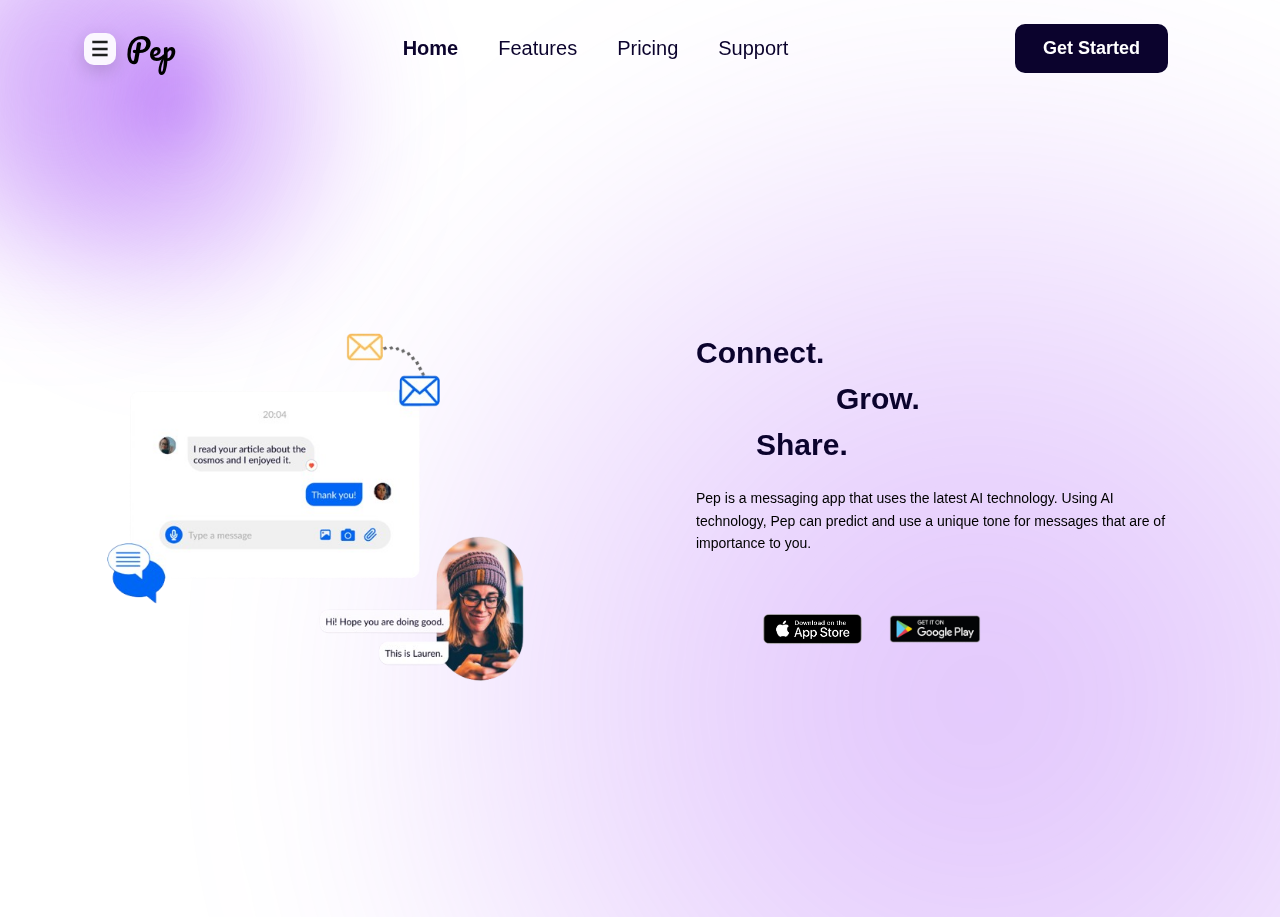
<file: index.html>
<!DOCTYPE html>
<html lang="en">
<head>
  <meta charset="UTF-8">
  <meta name="viewport" content="width=device-width, initial-scale=1.0">
  <title>Pep – Connect. Grow. Share.</title>

  <link rel="stylesheet" href="css/style.css">
  <link href="https://fonts.googleapis.com/css2?family=Pacifico&display=swap" rel="stylesheet">
</head>

<body class="home-page">
<header class="navbar">
  <div class="nav-left">
    
    <button class="hamburger-btn" onclick="openSidebar()">☰</button>

    
    <div class="logo-wrapper">
      <span class="logo">Pep</span>
    </div>
  </div>


  <nav>
    <a href="index.html" class="active">Home</a>
    <a href="features.html">Features</a>
    <a href="pricing.html">Pricing</a>
    <a href="support.html">Support</a>
  </nav>

  
  <div id="navAuthArea">
    <button class="btn-primary" onclick="openAuthModal()">Get Started</button>
  </div>
</header>


<section class="hero">
  <div class="hero-left">
    <img src="assets/images/chat-ui.png" alt="Chat UI" class="chat-ui">
  </div>

  <div class="hero-right">
    <h1 class="hero-title">
      <span class="line connect">Connect.</span>
      <span class="line grow">Grow.</span>
      <span class="line share">Share.</span>
    </h1>

    <p class="hero-desc">
      Pep is a messaging app that uses the latest AI technology.
      Using AI technology, Pep can predict and use a unique tone
      for messages that are of importance to you.
    </p>

    <div class="store-buttons">

  
  <a
    href="https://www.apple.com/app-store/"
    target="_blank"
    class="store-btn"
    aria-label="Download on the App Store"
  >
    <img
      src="assets/images/apple-store.png"
      alt="Download on the App Store"
      class="apple-badge"
    >
  </a>

  
  <a
    href="https://play.google.com/store"
    target="_blank"
    class="store-btn"
    aria-label="Get it on Google Play"
  >
    <img
      src="assets/images/google-play.png"
      alt="Get it on Google Play"
      class="google-badge"
    >
  </a>

</div>

  </div>
</section>


<div class="auth-overlay" id="authOverlay">
  <div class="auth-card">

    <span class="auth-close" onclick="closeAuthModal()">×</span>
    <div class="auth-logo">Pep</div>

    
    <form id="signupForm" onsubmit="handleSignup(event)">
      <h2>Create Account</h2>

      <input type="text" id="signupName" placeholder="Name" required>
      <input type="email" id="signupEmail" placeholder="Email" required>
      <input type="password" placeholder="Password" required>

      <button class="btn-primary auth-btn">Create Account</button>

      <p class="auth-switch">
        Already have an account?
        <span onclick="showLogin()">Login</span>
      </p>
    </form>

    
    <form id="loginForm" style="display:none;" onsubmit="handleLogin(event)">
      <h2>Login</h2>

      <input type="email" id="loginEmail" placeholder="Email" required>
      <input type="password" placeholder="Password" required>

      <button class="btn-primary auth-btn">Login</button>

      <p class="auth-switch">
        New to Pep?
        <span onclick="showSignup()">Create Account</span>
      </p>
    </form>

  </div>
</div>


<script>
/* ---------- MODAL ---------- */
function openAuthModal() {
  document.getElementById("authOverlay").style.display = "flex";
}
function closeAuthModal() {
  document.getElementById("authOverlay").style.display = "none";
}
function showLogin() {
  signupForm.style.display = "none";
  loginForm.style.display = "block";
}
function showSignup() {
  loginForm.style.display = "none";
  signupForm.style.display = "block";
}

/* ---------- USER DATABASE ---------- */
function saveUser(name, email) {
  const users = JSON.parse(localStorage.getItem("pepSession")) || {};
  users[email] = { name, email };
  localStorage.setItem("pepSession", JSON.stringify(users));
}

function getUser(email) {
  const users = JSON.parse(localStorage.getItem("pepSession")) || {};
  return users[email];
}

/* ---------- SESSION ---------- */
function startSession(user) {
  const sessionUser = {
    name: user.name,
    email: user.email,
     phone: user.phone || "",
    loggedIn: true
  };

  localStorage.setItem("pepSession", JSON.stringify(sessionUser));
}


function getSession() {
  return JSON.parse(localStorage.getItem("pepSession"));
}

function endSession() {
  localStorage.removeItem("pepSession");
  const initial = document.getElementById("profileInitial");
  if (initial) initial.innerText = "";
  location.reload();
}

/* ---------- SIGNUP ---------- */
function handleSignup(e) {
  e.preventDefault();

  const name = signupName.value.trim();
  const email = signupEmail.value.trim();

  if (!name || !email) {
    alert("Please fill all fields");
    return;
  }

  // 1️⃣ Load existing users
  const users = JSON.parse(localStorage.getItem("pepUsers")) || {};

  // 2️⃣ Prevent duplicate signup
  if (users[email]) {
    alert("Account already exists. Please login.");
    showLogin();
    return;
  }

  // 3️⃣ Save user permanently
  users[email] = {
    name: name,
    email: email,
    plan: "Free"
  };

  localStorage.setItem("pepUsers", JSON.stringify(users));

  // 4️⃣ Start login session
  localStorage.setItem(
    "pepSession",
    JSON.stringify({
      name: name,
      email: email,
      plan: "Free",
      loggedIn: true
    })
  );

  closeAuthModal();
  location.reload();
}



/* ---------- LOGIN ---------- */
function handleLogin(e) {
  e.preventDefault();

  const email = loginEmail.value.trim();
  const users = JSON.parse(localStorage.getItem("pepUsers")) || {};
  const user = users[email];

  if (!user) {
    alert("Account not found. Please signup first.");
    return;
  }

  localStorage.setItem(
    "pepSession",
    JSON.stringify({
      name: user.name,
      email: user.email,
      plan: user.plan || "Free",
      loggedIn: true
    })
  );

  closeAuthModal();
  location.reload();
}


function renderNavbarAuth() {
  const user = getSession();
  const navArea = document.getElementById("navAuthArea");

  if (!navArea) return;

  if (!user || !user.loggedIn) {
    navArea.innerHTML = `
      <button class="btn-primary" onclick="openAuthModal()">
        Get Started
      </button>
    `;
    return;
  }

  navArea.innerHTML = `
    <button class="mini-btn logout-btn" onclick="endSession()">Logout</button>
`;
}

document.addEventListener("DOMContentLoaded", renderNavbarAuth);


/* ---------- BACK BUTTON ---------- */
function goBack() {
  if (document.referrer) history.back();
 else window.location.href = "index.html";
}
document.addEventListener("DOMContentLoaded", () => {
  const backBtn = document.querySelector(".back-btn");
  if (backBtn) backBtn.style.display = "none";
});
</script>

<div id="sidebarOverlay" class="sidebar-overlay" onclick="closeSidebar()"></div>
<aside id="userSidebar" class="user-sidebar">
  <button class="sidebar-close" onclick="closeSidebar()">✕</button>

  <div class="sidebar-profile">
    <div class="profile-circle">
    <div class="profile-initial" id="profileInitial"></div>
    </div>
    <div class="profile-info">
      <h4 id="sidebarName">User</h4>
      <p id="sidebarEmail">user@email.com</p>
      <p id="sidebarPlan"></p>
    </div>
  </div>

  <div class="sidebar-menu modern">

  
  <input
  type="text"
  id="sidebarSearch"
  placeholder="Search..."
  onkeydown="handleSidebarSearch(event)"
/>

  <nav class="sidebar-nav">

    <p class="nav-title">Account</p>
    <a onclick="openProfile()">📝 Edit Profile</a>
    <a onclick="openSettings()">⚙️ Settings</a>

    <p class="nav-title">Support</p>
    <a onclick="openTicketHistory()">📩 My Tickets</a>
    <a onclick="openSupport()">➕ Raise Ticket</a>

    <p class="nav-title">Preferences</p>
    <a onclick="toggleTheme()">🎨 Theme</a>
<a class="sidebar-link notification-link" onclick="openNotifications()">
  <span class="icon">🔔</span>
  <span class="text">Notifications</span>
  <span class="notif-badge" id="notifCount">3</span>
</a>


    <p class="nav-title">Help</p>
<a href="help.html">❓ Help Center</a>

  </nav>
</div>

  <div class="sidebar-footer">
    <button class="logout-btn" onclick="endSession()">🚪 Log Out</button>
  </div>
</div>

<div id="sidebarOverlay" class="sidebar-overlay" onclick="closeSidebar()"></div>
<button class="modal-close" onclick="closeActiveModal()">✕</button>

<div class="modal" id="profileModal">
<div class="modal-box support-modal" id="sidebarContent">
    <h3>Edit Profile</h3>

    <input id="editName" class="support-input" placeholder="Name">
    <input id="editEmail" class="support-input" placeholder="Email">
    <input id="editPhone" class="support-input" placeholder="Phone Number">

    <div class="modal-actions">
      <button class="mini-btn" onclick="saveProfile()">Save</button>
      <button class="mini-btn outline" onclick="closeProfile()">Cancel</button>
    </div>
  </div>
</div>



 <button class="modal-close" onclick="closeActiveModal()">✕</button>

<div class="modal" id="notificationModal">
  <div class="modal-box support-modal">
    <h3>Notifications</h3>
    <p class="sub-text">Your recent activity</p>

    <div id="notificationList" class="notification-list"></div>

    <div class="modal-actions">
      <button class="mini-btn outline" onclick="closeNotifications()">Close</button>
    </div>
  </div>
</div>
<script src="js/appState.js"></script>
<script src="js/sidebar.js"></script>
<script src="js/session.js"></script>


<script>
const notifications = [
  { text: "Welcome to Pep 🎉", time: "Just now" },
  { text: "Account created successfully", time: "Today" },
  { text: "Check Settings to customize", time: "Today" }
];



function updateNotificationBadge() {
  const badge = document.getElementById("notifCount");
  if (!badge) return;

  const notifications = [
    { text: "Welcome to Pep 🎉", time: "Just now" },
    { text: "Account created successfully", time: "Today" },
    { text: "Check Settings to customize", time: "Today" }
  ];

  if (notifications.length > 0 && !isNotificationsRead()) {
    badge.style.display = "inline-flex";
    badge.innerText = notifications.length;
  } else {
    badge.style.display = "none";
  }
}

function openNotifications() {
  markNotificationsRead();        // ✅ persist read state
  updateNotificationBadge();
  renderNotifications();
  document.getElementById("notificationModal").style.display = "flex";
}


function closeNotifications() {
  document.getElementById("notificationModal").style.display = "none";
}

function renderNotifications() {
  const list = document.getElementById("notificationList");
  if (!list) return;

  list.innerHTML = "";

  notifications.forEach(n => {
    const div = document.createElement("div");
    div.className = "notification-item";
    div.innerHTML = `
      <strong>${n.text}</strong>
      <span>${n.time}</span>
    `;
    list.appendChild(div);
  });
}

document.addEventListener("DOMContentLoaded", updateNotificationBadge);
</script>
<script src="js/session.js"></script>
<script>
  document.addEventListener("DOMContentLoaded", renderFloatingProfile);
</script>

</body>
</html>
</file>
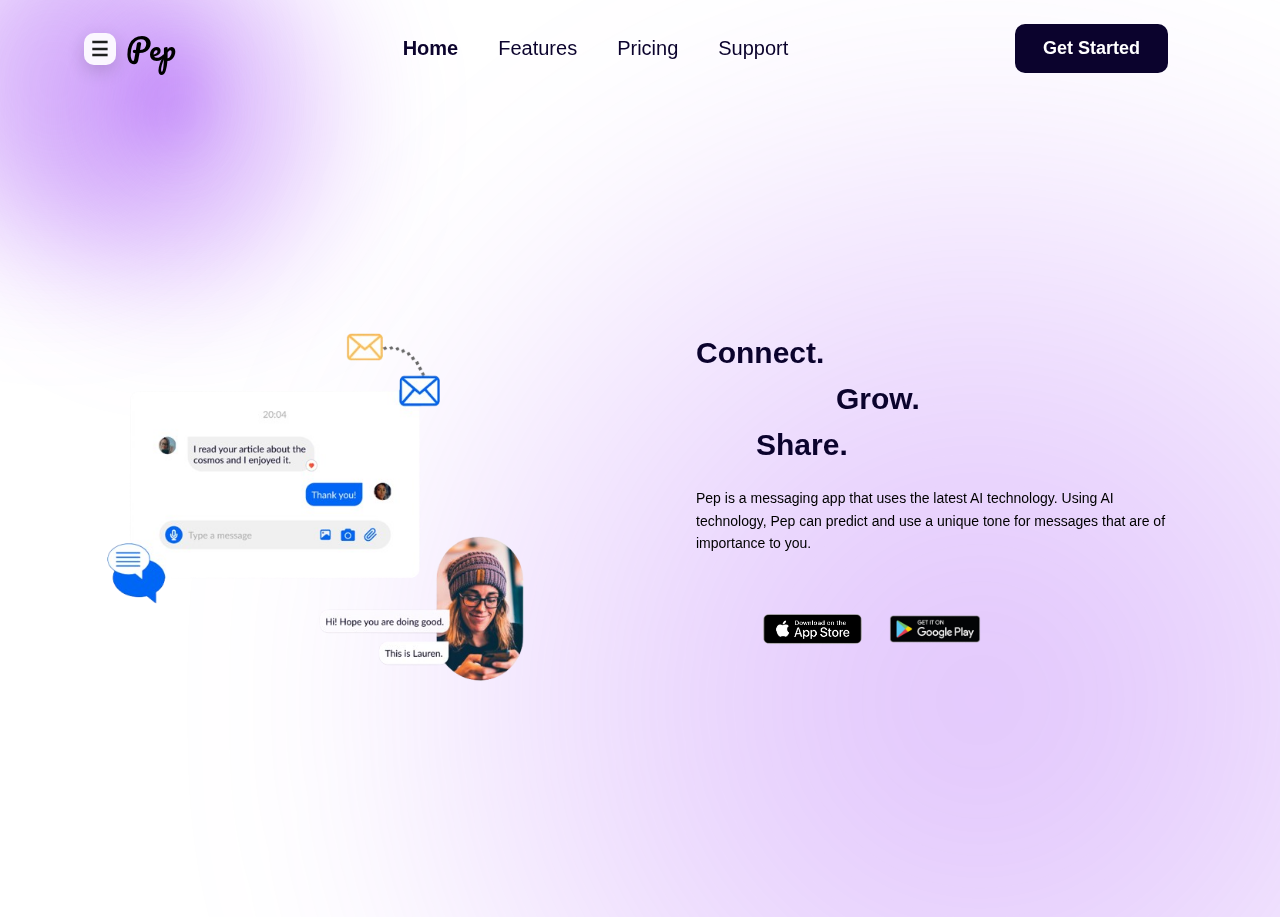
<file: dashboard.html>
<!DOCTYPE html>
<html lang="en">
<head>
  <meta charset="UTF-8">
  <meta name="viewport" content="width=device-width, initial-scale=1.0">
  <title>My Tickets – Pep</title>
  <link rel="stylesheet" href="css/style.css">
  <link href="https://fonts.googleapis.com/css2?family=Pacifico&display=swap" rel="stylesheet">
</head>

<body class="tickets-page">
<header class="navbar">
  <div class="nav-left">
    <button class="hamburger-btn" onclick="openSidebar()">☰</button>
    <div class="logo-wrapper">
      <span class="logo">Pep</span>
          <button class="back-btn" onclick="goBack()">←</button> 

    </div>
  </div>


  <nav>
    <a href="index.html">Home</a>
    <a href="support.html" class="active">Support</a>
  </nav>

  <button class="mini-btn logout-btn" onclick="logout()">Logout</button>
</header>


<section class="dashboard-section">
  <h1 id="welcomeText">Welcome</h1>
  <p id="userEmail" class="muted"></p>

  <h2 class="ticket-heading">📩 Your Support Tickets</h2>

  
  <div class="ticket-filters">
    <button class="filter-btn active" onclick="filterTickets('all', this)">All</button>
    <button class="filter-btn" onclick="filterTickets('Open', this)">Open</button>
    <button class="filter-btn" onclick="filterTickets('Closed', this)">Closed</button>
  </div>

  
  <div id="ticketContainer"></div>
</section>

<script>
/* SESSION */
const user = JSON.parse(localStorage.getItem("pepSession"));
if (!user || !user.loggedIn) {
  location.href = "index.html";
}

document.getElementById("welcomeText").innerText = `Welcome, ${user.name}`;
document.getElementById("userEmail").innerText = user.email;

const ticketsData = JSON.parse(localStorage.getItem("pepTickets")) || {};
let tickets = ticketsData[user.email] || [];

renderTickets(tickets);

/* RENDER */
function renderTickets(list) {
  const container = document.getElementById("ticketContainer");
  container.innerHTML = "";

  if (list.length === 0) {
    container.innerHTML = "<p class='muted'>No tickets found.</p>";
    return;
  }

  list.forEach(ticket => {
    container.innerHTML += `
      <div class="ticket-card">
        <div class="ticket-header">
          <strong>${ticket.id}</strong>
          <span class="status ${ticket.status.toLowerCase()}">${ticket.status}</span>
        </div>
        <p>${ticket.message}</p>
        <small>${ticket.date}</small>
        ${
          ticket.status === "Open"
            ? `<button class="mini-btn danger" onclick="closeTicket('${ticket.id}')">Close</button>`
            : ""
        }
      </div>
    `;
  });
}

/* FILTER */
function filterTickets(status, btn) {
  document.querySelectorAll(".filter-btn").forEach(b => b.classList.remove("active"));
  btn.classList.add("active");

  if (status === "all") {
    renderTickets(tickets);
  } else {
    renderTickets(tickets.filter(t => t.status === status));
  }
}

/* CLOSE TICKET */
function closeTicket(id) {
  tickets = tickets.map(t =>
    t.id === id ? { ...t, status: "Closed" } : t
  );

  ticketsData[user.email] = tickets;
  localStorage.setItem("pepTickets", JSON.stringify(ticketsData));
  renderTickets(tickets);
}

/* LOGOUT */
function logout() {
  localStorage.removeItem("pepSession");
  location.href = "index.html";
}
function openTicketHistory() {
  const user = JSON.parse(localStorage.getItem("pepSession"));
  if (!user || !user.loggedIn) {
    openAuthModal();
    return;
  }
  window.location.href = "dashboard.html";
}

</script>

<div id="sidebarOverlay" class="sidebar-overlay" onclick="closeSidebar()"></div>

<aside id="userSidebar" class="user-sidebar">
  <button class="sidebar-close" onclick="closeSidebar()">✕</button>

  <div class="sidebar-profile">
    <div class="profile-circle">
      <div class="profile-initial" id="profileInitial"></div>
    </div>
    <div class="profile-info">
      <h4 id="sidebarName">User</h4>
      <p id="sidebarEmail">user@email.com</p>
      <p id="sidebarPlan"></p>
    </div>
  </div>

  <div class="sidebar-menu modern">
    <input
      type="text"
      id="sidebarSearch"
      placeholder="Search..."
      onkeydown="handleSidebarSearch(event)"
    />

    <nav class="sidebar-nav">
      <p class="nav-title">Account</p>
      <a onclick="openProfile()">📝 Edit Profile</a>
      <a onclick="openSettings()">⚙️ Settings</a>

      <p class="nav-title">Support</p>
      <a onclick="openTicketHistory()">📩 My Tickets</a>
      <a onclick="openSupport()">➕ Raise Ticket</a>

      <p class="nav-title">Preferences</p>
      <a onclick="toggleTheme()">🎨 Theme</a>

      <a class="sidebar-link notification-link" onclick="openNotifications()">
        🔔 Notifications <span id="notifCount" class="notif-badge">3</span>
      </a>

      <p class="nav-title">Help</p>
      <a href="help.html">❓ Help Center</a>
    </nav>
  </div>

  <div class="sidebar-footer">
    <button class="logout-btn" onclick="endSession()">🚪 Log Out</button>
  </div>
</aside>



<script src="js/appState.js"></script>
<script src="js/sidebar.js"></script>
<script src="js/session.js"></script>

<script>
  document.addEventListener("DOMContentLoaded", renderFloatingProfile);
</script>
<script>
function goBack() {
  if (document.referrer) history.back();
  else window.location.href = "index.html";
}
</script>

</body>
</html>
</file>
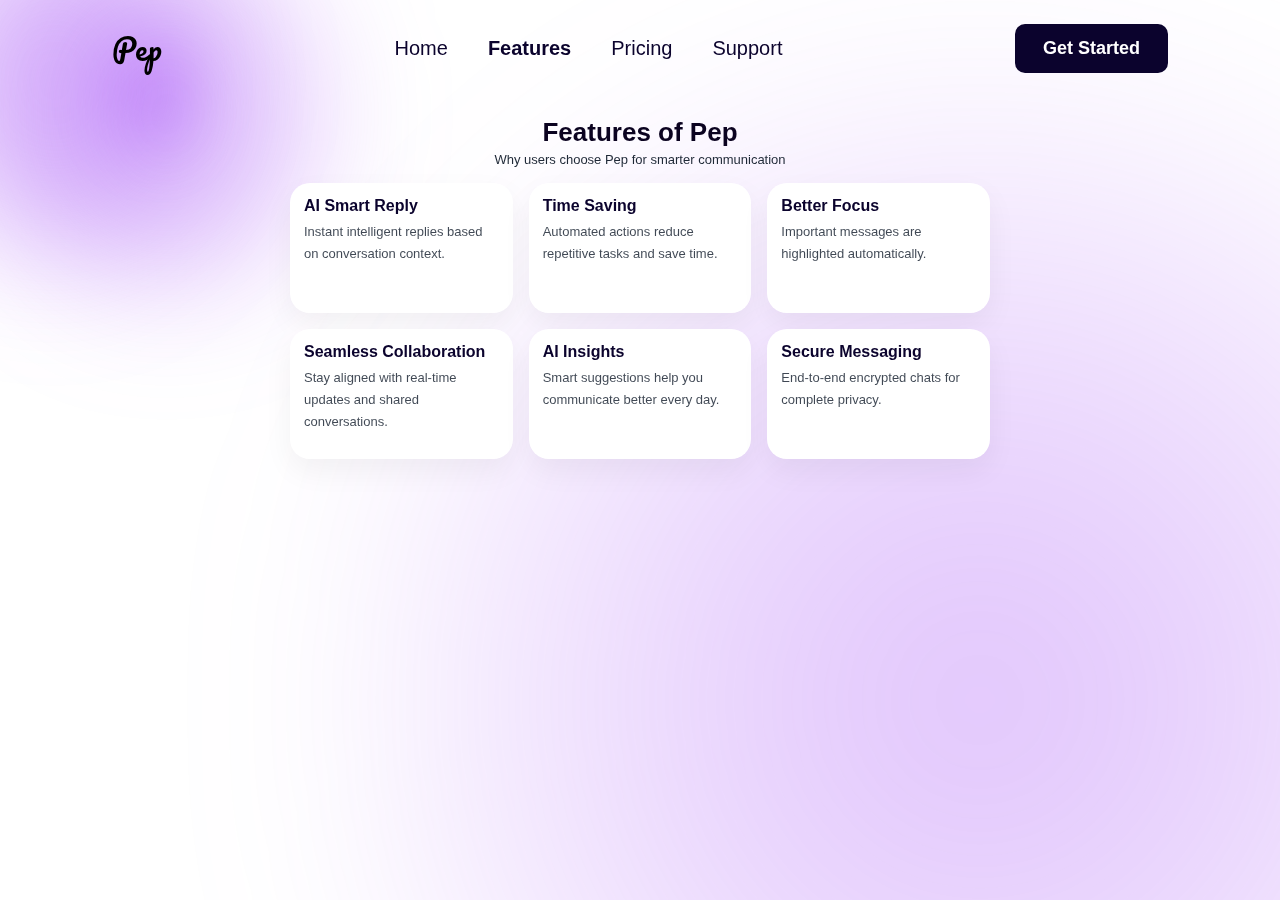
<file: features.html>
<!DOCTYPE html>
<html lang="en">
<head>
  <meta charset="UTF-8">
  <title>Features – Pep</title>
  <link rel="stylesheet" href="css/style.css">
  <link href="https://fonts.googleapis.com/css2?family=Pacifico&display=swap" rel="stylesheet">

</head>

<body>

<!-- SAME NAVBAR AS HOME -->
<header class="navbar">
  <div class="logo-wrapper">
    <span class="logo" onclick="location.href='index.html'">Pep</span>
  </div>

  <nav>
    <a href="index.html">Home</a>
    <a href="features.html" class="active">Features</a>
    <a href="pricing.html">Pricing</a>
    <a href="support.html">Support</a>
  </nav>

   <button class="btn-primary" onclick="openAuthModal()">
  Get Started
</button>

</header>

<!-- FEATURES HERO -->
<section class="features-hero-light">
  <h1>Features of Pep</h1>
  <p>Why users choose Pep for smarter communication</p>
</section>

<!-- FEATURES GRID -->
<section class="features-grid-wrap-light">
  <div class="features-grid-light">

    <div class="feature-card-light">
      <h3>AI Smart Reply</h3>
      <p>Instant intelligent replies based on conversation context.</p>
    </div>

    <div class="feature-card-light">
      <h3>Time Saving</h3>
      <p>Automated actions reduce repetitive tasks and save time.</p>
    </div>

    <div class="feature-card-light">
      <h3>Better Focus</h3>
      <p>Important messages are highlighted automatically.</p>
    </div>

    <div class="feature-card-light">
      <h3>Seamless Collaboration</h3>
      <p>Stay aligned with real-time updates and shared conversations.</p>
    </div>

    <div class="feature-card-light">
      <h3>AI Insights</h3>
      <p>Smart suggestions help you communicate better every day.</p>
    </div>

    <div class="feature-card-light">
      <h3>Secure Messaging</h3>
      <p>End-to-end encrypted chats for complete privacy.</p>
    </div>

  </div>
</section>
<div class="auth-overlay" id="authOverlay">

  <div class="auth-card">
  <form id="authForm" onsubmit="handleCreateAccount(event)">

    <!-- Close button -->
    <span class="auth-close" onclick="closeAuthModal()">×</span>

    <!-- Logo -->
    <div class="auth-logo">Pep</div>

    <h2>Create Account</h2>

    <input type="text" id="name" placeholder="Name" required>
    <input type="email" id="email" placeholder="Email" required>
    <input type="password" id="password" placeholder="Password" required>

    <button class="btn-primary auth-btn" type="submit">
      Create Account
    </button>

  </form>
</div>
</div>
<script>
function openAuthModal() {
  document.getElementById("authOverlay").style.display = "flex";
}
function closeAuthModal() {
  document.getElementById("authOverlay").style.display = "none";
}
</script>

</body>
</html>
</file>
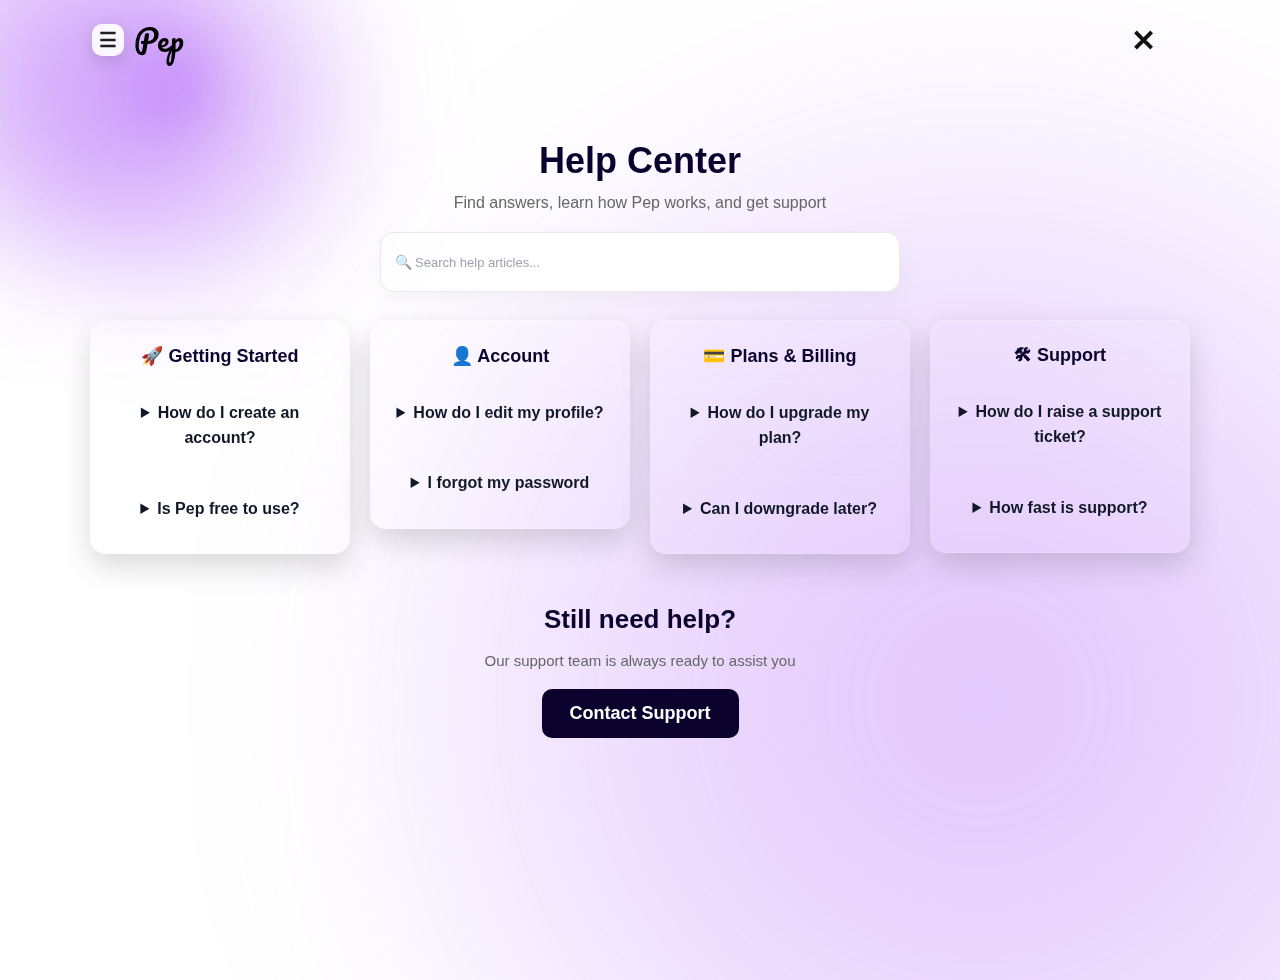
<file: help.html>
<!DOCTYPE html>
<html lang="en">
<head>
  <meta charset="UTF-8">
  <title>Help Center – Pep</title>
  <meta name="viewport" content="width=device-width, initial-scale=1.0">

  <link rel="stylesheet" href="css/style.css">
  <link href="https://fonts.googleapis.com/css2?family=Pacifico&display=swap" rel="stylesheet">
</head>

<body class="help-page-active">
<header class="navbar help-navbar">
  <div class="nav-left">
    <button class="hamburger-btn" onclick="openSidebar()">☰</button>

    <div class="logo-wrapper">
      <span class="logo">Pep</span>
    </div>
    
  </div>

  <!-- TOP CONTROLS -->
  <button class="back-btn" onclick="goBack()">✕</button>
</header>

<!-- PAGE WRAPPER -->
<section class="help-page">

  <!-- HEADER -->
  <section class="help-hero">
  <h1>Help Center</h1>
  <p>Find answers, learn how Pep works, and get support</p>
    <!-- SEARCH -->
    <div class="help-search">
      <input
        id="helpSearch"
        type="text"
        placeholder="Search help articles..."
        oninput="filterHelp()"
      >
    </div>
  </div>

  <!-- HELP CARDS -->
  <div class="help-grid">

    <!-- CARD -->
    <div class="help-card" data-keywords="signup account create free">
      <h3>🚀 Getting Started</h3>

      <details>
        <summary>How do I create an account?</summary>
        <p>Click <strong>Get Started</strong>, enter your email, and create your account.</p>
      </details>

      <details>
        <summary>Is Pep free to use?</summary>
        <p>Yes. Pep offers a Free plan with optional paid upgrades.</p>
      </details>
    </div>

    <!-- CARD -->
    <div class="help-card" data-keywords="profile password login account">
      <h3>👤 Account</h3>

      <details>
        <summary>How do I edit my profile?</summary>
        <p>Open the sidebar → Edit Profile → Save changes.</p>
      </details>

      <details>
        <summary>I forgot my password</summary>
        <p>
          Click Login → “Forgot Password”.  
          A reset link will be sent to your registered email.
        </p>
        <button class="mini-btn outline" onclick="sendReset()">Send reset email</button>
      </details>
    </div>

    <!-- CARD -->
    <div class="help-card" data-keywords="pricing plan billing upgrade downgrade">
      <h3>💳 Plans & Billing</h3>

      <details>
        <summary>How do I upgrade my plan?</summary>
        <p>Go to Pricing → Choose a plan → Complete payment.</p>
      </details>

      <details>
        <summary>Can I downgrade later?</summary>
        <p>Yes, you can change your plan anytime from Settings.</p>
      </details>
    </div>

    <!-- CARD -->
    <div class="help-card" data-keywords="support ticket response contact">
      <h3>🛠 Support</h3>

      <details>
        <summary>How do I raise a support ticket?</summary>
        <p>Visit the Support page and submit a ticket.</p>
      </details>

      <details>
        <summary>How fast is support?</summary>
        <p>Most tickets are answered within 24 hours.</p>
      </details>
    </div>

  </div>

  <!-- CTA -->
  <section class="help-contact">
  <h2>Still need help?</h2>
  <p>Our support team is always ready to assist you</p>
<button class="btn-primary" onclick="handleContactSupport()">
  Contact Support
</button>
  </div>

</section>

<!-- SIDEBAR + FLOATING PROFILE -->
<div id="sidebarOverlay" class="sidebar-overlay" onclick="closeSidebar()"></div>
<aside id="userSidebar" class="user-sidebar">
  <button class="sidebar-close" onclick="closeSidebar()">✕</button>

  <div class="sidebar-profile">
    <div class="profile-circle">
      <div class="profile-initial" id="profileInitial"></div>
    </div>
    <div class="profile-info">
      <h4 id="sidebarName">User</h4>
      <p id="sidebarEmail">user@email.com</p>
      <p id="sidebarPlan"></p>
    </div>
  </div>

  <div class="sidebar-menu modern">
    <div class="sidebar-search">
      <input type="text" placeholder="Search…" />
    </div>

    <nav class="sidebar-nav">
      <p class="nav-title">Account</p>
      <a onclick="openProfile()">📝 Edit Profile</a>
      <a onclick="openSettings()">⚙️ Settings</a>

      <p class="nav-title">Support</p>
      <a onclick="openTicketHistory()">📩 My Tickets</a>
      <a onclick="openSupport()">➕ Raise Ticket</a>

      <p class="nav-title">Preferences</p>
      <a onclick="toggleTheme()">🎨 Theme</a>

      <a class="sidebar-link notification-link" onclick="openNotifications()">
        <span class="icon">🔔</span>
        <span class="text">Notifications</span>
        <span class="notif-badge" id="notifCount">3</span>
      </a>

      <p class="nav-title">Help</p>
      <a href="help.html">❓ Help Center</a>
    </nav>
  </div>

  <div class="sidebar-footer">
    <button class="logout-btn" onclick="endSession()">🚪 Log Out</button>
  </div>
</aside>


<script src="js/appState.js"></script>
<script src="js/sidebar.js"></script>
<script src="js/session.js"></script>


<script>
/* SEARCH FILTER */
function filterHelp() {
  const q = helpSearch.value.toLowerCase();
  document.querySelectorAll(".help-card").forEach(card => {
    const keys = card.dataset.keywords;
    card.style.display = keys.includes(q) ? "block" : "none";
  });
}

/* PASSWORD RESET (SIMULATED – PROFESSIONAL UX) */
function sendReset() {
  const user = JSON.parse(localStorage.getItem("pepSession"));
  if (!user) {
    alert("Please login to reset password.");
    return;
  }

  alert("🔐 Password reset link sent to " + user.email);
}
</script>
<div class="modal" id="supportModal">
  <div class="modal-box support-modal">
    <h3>📩 Contact Support</h3>
    <p class="sub-text">Tell us how we can help you</p>

    <input id="supportName" class="support-input" placeholder="Your Name" />
    <input id="supportEmail" class="support-input" placeholder="Email" />

    <textarea
      id="supportMessage"
      class="support-input"
      rows="4"
      placeholder="Describe your issue clearly..."
    ></textarea>

    <div class="modal-actions">
      <button class="mini-btn" onclick="submitSupportTicket()">Submit</button>
      <button class="mini-btn outline" onclick="closeSupportModal()">Cancel</button>
    </div>
  </div>
</div>
<!-- AUTH MODAL -->
<div class="auth-overlay" id="authOverlay">
  <div class="auth-card">

    <span class="auth-close" onclick="closeAuthModal()">×</span>
    <div class="auth-logo">Pep</div>

    <!-- SIGNUP -->
    <form id="signupForm" onsubmit="handleSignup(event)">
      <h2>Create Account</h2>

      <input type="text" id="signupName" placeholder="Name" required>
      <input type="email" id="signupEmail" placeholder="Email" required>
      <input type="password" placeholder="Password" required>

      <button class="btn-primary auth-btn">Create Account</button>

      <p class="auth-switch">
        Already have an account?
        <span onclick="showLogin()">Login</span>
      </p>
    </form>

    <!-- LOGIN -->
    <form id="loginForm" style="display:none;" onsubmit="handleLogin(event)">
      <h2>Login</h2>

      <input type="email" id="loginEmail" placeholder="Email" required>
      <input type="password" placeholder="Password" required>

      <button class="btn-primary auth-btn">Login</button>

      <p class="auth-switch">
        New to Pep?
        <span onclick="showSignup()">Create Account</span>
      </p>
    </form>

  </div>
</div>
<script>
/* ---------- MODAL ---------- */
function openAuthModal() {
  document.getElementById("authOverlay").style.display = "flex";
}
function closeAuthModal() {
  document.getElementById("authOverlay").style.display = "none";
}
function showLogin() {
  signupForm.style.display = "none";
  loginForm.style.display = "block";
}
function showSignup() {
  loginForm.style.display = "none";
  signupForm.style.display = "block";
}
function goBack() {
  if (document.referrer) history.back();
  else window.location.href = "index.html";
}


/* ---------- USER DATABASE ---------- */
function saveUser(name, email) {
  const users = JSON.parse(localStorage.getItem("pepSession")) || {};
  users[email] = { name, email };
  localStorage.setItem("pepSession", JSON.stringify(users));
}

function getUser(email) {
  const users = JSON.parse(localStorage.getItem("pepSession")) || {};
  return users[email];
}

function handleContactSupport() {
  const user = JSON.parse(localStorage.getItem("pepSession"));

  if (!user || !user.loggedIn) {
    openAuthModal(); // reuse existing auth modal
    return;
  }

  document.getElementById("supportName").value = user.name || "";
  document.getElementById("supportEmail").value = user.email || "";
  document.getElementById("supportMessage").value = "";

  document.getElementById("supportModal").style.display = "flex";
}

function closeSupportModal() {
  document.getElementById("supportModal").style.display = "none";
}

function submitSupportTicket() {
  const user = JSON.parse(localStorage.getItem("pepSession"));
  const message = document.getElementById("supportMessage").value.trim();

  if (!message) {
    alert("Please describe your issue");
    return;
  }

  const ticket = {
    id: "TCK-" + Math.floor(Math.random() * 100000),
    email: user.email,
    message,
    date: new Date().toLocaleString(),
    status: "Open"
  };

  const tickets = JSON.parse(localStorage.getItem("pepTickets")) || {};
  tickets[user.email] = tickets[user.email] || [];
  tickets[user.email].push(ticket);

  localStorage.setItem("pepTickets", JSON.stringify(tickets));

  alert("✅ Support ticket submitted successfully!");
  closeSupportModal();
}
</script>
<script>
document.addEventListener("DOMContentLoaded", () => {
  if (typeof openSidebar !== "function") {
    console.error("❌ openSidebar() not loaded – check sidebar.js");
  }
});
function isNotificationsRead() {
  return localStorage.getItem("pepNotificationsRead") === "true";
}

function markNotificationsRead() {
  localStorage.setItem("pepNotificationsRead", "true");
}
function openNotifications() {
  markNotificationsRead();
  updateNotificationBadge();    
  document.getElementById("notificationModal").style.display = "flex";
}
function updateNotificationBadge() {
  const badge = document.getElementById("notifCount");
  if (!badge) return;

  const notifications = [
    { text: "Welcome to Pep 🎉", time: "Just now" },
    { text: "Account created successfully", time: "Today" },
    { text: "Check Settings to customize", time: "Today" }
  ];

  if (notifications.length > 0 && !isNotificationsRead()) {
    badge.style.display = "inline-flex";
    badge.innerText = notifications.length;
  } else {
    badge.style.display = "none";
  }
}
document.addEventListener("DOMContentLoaded", updateNotificationBadge);

</script>

<div class="modal" id="notificationModal">
  <div class="modal-box support-modal">
    <h3>Notifications</h3>
    <p class="sub-text">Your recent activity</p>

    <div id="notificationList" class="notification-list"></div>

    <div class="modal-actions">
      <button class="mini-btn outline" onclick="closeNotifications()">Close</button>
    </div>
  </div>
</div>

</body>
</html>
</file>
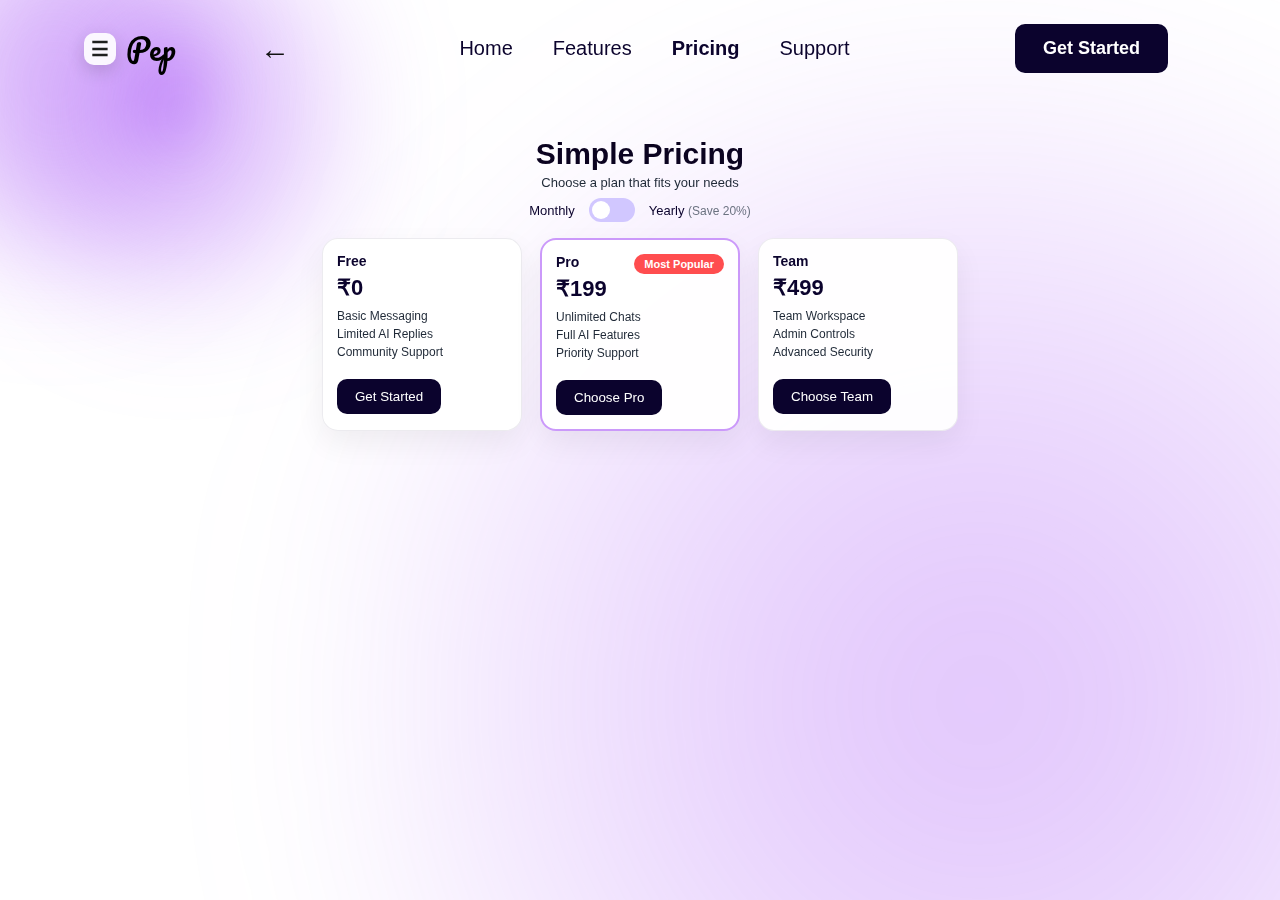
<file: pricing.html>
<!DOCTYPE html>
<html lang="en">
<head>
  <meta charset="UTF-8">
  <meta name="viewport" content="width=device-width, initial-scale=1.0">
  <title>Pricing – Pep</title>
  <link rel="stylesheet" href="./css/style.css">
  <link href="https://fonts.googleapis.com/css2?family=Pacifico&display=swap" rel="stylesheet">
</head>

<body class="pricing-page">

<header class="navbar">
  <div class="nav-left">
    <button class="hamburger-btn" onclick="openSidebar()">☰</button>

    <div class="logo-wrapper">
      <span class="logo">Pep</span>
    </div>
        <button class="back-btn" onclick="goBack()">←</button>

  </div>

  <nav>
    <a href="index.html">Home</a>
    <a href="features.html" >Features</a>
    <a href="pricing.html" class="active">Pricing</a>
    <a href="support.html">Support</a>
  </nav>

  <div id="navAuthArea">
    <button class="btn-primary" onclick="openAuthModal()">Get Started</button>
  </div>
</header>


<section class="pricing-section">
  <h1 class="pricing-title">Simple Pricing</h1>
  <p class="pricing-sub">Choose a plan that fits your needs</p>

  <div class="toggle-wrap">
    <span>Monthly</span>
    <label class="switch">
      <input type="checkbox">
      <span class="slider"></span>
    </label>
    <span>Yearly <small>(Save 20%)</small></span>
  </div>

  <div class="pricing-grid">

    <div class="price-card">
      <h3>Free</h3>
      <div class="price">₹0</div>
      <ul>
        <li>Basic Messaging</li>
        <li>Limited AI Replies</li>
        <li>Community Support</li>
      </ul>
      <button class="mini-btn" onclick="openFree()">Get Started</button>
    </div>

    <div class="price-card popular">
      <div class="badge">Most Popular</div>
      <h3>Pro</h3>
      <div class="price">₹199</div>
      <ul>
        <li>Unlimited Chats</li>
        <li>Full AI Features</li>
        <li>Priority Support</li>
      </ul>
      <button class="mini-btn" onclick="openPayment('Pro')">Choose Pro</button>
    </div>

    <div class="price-card">
      <h3>Team</h3>
      <div class="price">₹499</div>
      <ul>
        <li>Team Workspace</li>
        <li>Admin Controls</li>
        <li>Advanced Security</li>
      </ul>
      <button class="mini-btn" onclick="openPayment('Team')">Choose Team</button>
    </div>

  </div>
</section>


<div class="modal" id="paymentModal">
  <div class="modal-box pay-box">
    <h3 id="planTitle">Payment</h3>

    <div class="pay-options">
      <button class="pay-btn" onclick="showUPI()">
        <img src="assets/images/upi.png"> UPI
      </button>
      <button class="pay-btn" onclick="showCard()">
        <img src="assets/images/visa.png">
        <img src="assets/images/mastercard.png">
        <img src="assets/images/rupay.png">
        Card
      </button>
      <button class="pay-btn" onclick="showQR()">
        <img src="assets/images/qr.png"> QR
      </button>
    </div>

    <div id="upiBox" class="pay-demo">
      <input class="pay-input" id="upiId" placeholder="example@upi">
      <input class="pay-input" id="upiPin" type="password" placeholder="UPI PIN">
      <button class="mini-btn" onclick="payUPI()">Pay</button>
    </div>

    <div id="cardBox" class="pay-demo" style="display:none;">
      <input class="pay-input" id="cardNumber" placeholder="Card Number">
      <input class="pay-input" id="expiry" placeholder="MM/YY">
      <input class="pay-input" id="cvv" type="password" placeholder="CVV">
      <button class="mini-btn" onclick="payCard()">Pay</button>
    </div>

    <div id="qrBox" class="pay-demo" style="display:none;">
      <img src="assets/images/qr.png" class="qr-img">
      <p>Scan the QR using any UPI app</p>
      <button class="mini-btn" onclick="confirmQR()">I have paid</button>
    </div>

    <button class="mini-btn outline" onclick="closePayment(); clearPaymentFields()">Close</button>
  </div>
</div>


<div class="modal" id="freeModal">
  <div class="modal-box">
    <h3>🎉 Free Plan Activated</h3>
    <p>You can start using Pep immediately.</p>
    <button class="mini-btn" onclick="closeFree()">Continue</button>
  </div>
</div>


<div class="auth-overlay" id="authOverlay">
  <div class="auth-card">

    <span class="auth-close" onclick="closeAuthModal()">×</span>
    <div class="auth-logo">Pep</div>

    
    <form id="signupForm" onsubmit="handleSignup(event)">
      <h2>Create Account</h2>
      <input type="text" id="signupName" placeholder="Name" required>
      <input type="email" id="signupEmail" placeholder="Email" required>
      <input type="password" placeholder="Password" required>
      <button class="btn-primary auth-btn">Create Account</button>
      <p class="auth-switch">
        Already have an account?
        <span onclick="showLogin()">Login</span>
      </p>
    </form>

    
    <form id="loginForm" style="display:none;" onsubmit="handleLogin(event)">
      <h2>Login</h2>
      <input type="email" id="loginEmail" placeholder="Email" required>
      <input type="password" placeholder="Password" required>
      <button class="btn-primary auth-btn">Login</button>
      <p class="auth-switch">
        New to Pep?
        <span onclick="showSignup()">Create Account</span>
      </p>
    </form>

  </div>
</div>


<script>
/* AUTH UI */
function openAuthModal(){ authOverlay.style.display="flex"; }
function closeAuthModal(){ authOverlay.style.display="none"; }
function showLogin(){ signupForm.style.display="none"; loginForm.style.display="block"; }
function showSignup(){ loginForm.style.display="none"; signupForm.style.display="block"; }

/* USER DB */
function saveUser(name,email){
  const users=JSON.parse(localStorage.getItem("pepSession"))||{};
  users[email]={name,email};
  localStorage.setItem("pepSession",JSON.stringify(users));
}
function getUser(email){
  const users=JSON.parse(localStorage.getItem("pepSession"))||{};
  return users[email];
}

/* SESSION */
function startSession(user) {
  const sessionUser = {
    name: user.name,
    email: user.email,
     phone: user.phone || "",
    loggedIn: true
  };

  localStorage.setItem("pepSession", JSON.stringify(sessionUser));
}

function getSession(){
  return JSON.parse(localStorage.getItem("pepSession"));
}
function endSession(){
  localStorage.removeItem("pepSession");
  const initial = document.getElementById("profileInitial");
  if (initial) initial.innerText = "";
  location.reload();
}

/* SIGNUP */
function handleSignup(e) {
  e.preventDefault();

  const name = signupName.value.trim();
  const email = signupEmail.value.trim();

  if (!name || !email) {
    alert("Please fill all fields");
    return;
  }

  // 1️⃣ Load existing users
  const users = JSON.parse(localStorage.getItem("pepUsers")) || {};

  // 2️⃣ Prevent duplicate signup
  if (users[email]) {
    alert("Account already exists. Please login.");
    showLogin();
    return;
  }

  // 3️⃣ Save user permanently
  users[email] = {
    name: name,
    email: email,
    plan: "Free"
  };

  localStorage.setItem("pepUsers", JSON.stringify(users));

  // 4️⃣ Start login session
  localStorage.setItem(
    "pepSession",
    JSON.stringify({
      name: name,
      email: email,
      plan: "Free",
      loggedIn: true
    })
  );

  closeAuthModal();
  location.reload();
}

/* LOGIN */
function handleLogin(e) {
  e.preventDefault();

  const email = loginEmail.value.trim();
  const users = JSON.parse(localStorage.getItem("pepUsers")) || {};
  const user = users[email];

  if (!user) {
    alert("Account not found. Please signup first.");
    return;
  }

  localStorage.setItem(
    "pepSession",
    JSON.stringify({
      name: user.name,
      email: user.email,
      plan: user.plan || "Free",
      loggedIn: true
    })
  );

  closeAuthModal();
  location.reload();
}

function renderNavbarAuth() {
  const user = getSession();
  const navArea = document.getElementById("navAuthArea");

  if (!navArea) return;

  if (!user || !user.loggedIn) {
    navArea.innerHTML = `
      <button class="btn-primary" onclick="openAuthModal()">
        Get Started
      </button>
    `;
    return;
  }

  navArea.innerHTML = `
    <button class="mini-btn logout-btn" onclick="endSession()">Logout</button>
`;
}

document.addEventListener("DOMContentLoaded", renderNavbarAuth);

/* PAYMENT */
function openPayment(plan) {
  const user = JSON.parse(localStorage.getItem("pepSession"));

  if (!user) {
    alert("Please login to continue");
    openAuthModal();
    return;
  }

  user.pendingPlan = plan; // <-- REAL USER CHOICE
  localStorage.setItem("pepSession", JSON.stringify(user));

  planTitle.innerText = plan + " Plan – Payment";
  paymentModal.style.display = "flex";
  showUPI();
}

function closePayment(){ paymentModal.style.display="none"; }
function openFree(){ freeModal.style.display="flex"; }
function closeFree(){ freeModal.style.display="none"; }
function showOnly(id){ document.querySelectorAll(".pay-demo").forEach(e=>e.style.display="none"); document.getElementById(id).style.display="block"; }
function showUPI(){ showOnly("upiBox"); }
function showCard(){ showOnly("cardBox"); }
function showQR(){ showOnly("qrBox"); }
function payUPI(){ if(!upiId.value.includes("@")||!/^\d{4,6}$/.test(upiPin.value)){ alert("Invalid UPI"); return;} success(); }
function payCard(){ if(cardNumber.value.length!==16||cvv.value.length!==3){ alert("Invalid Card"); return;} success(); }
function confirmQR(){ success(); }
function success() {
  const user = JSON.parse(localStorage.getItem("pepSession"));
  if (!user || !user.pendingPlan) return;

  user.plan = user.pendingPlan;   // ✅ NOW upgrade
  delete user.pendingPlan;

  localStorage.setItem("pepSession", JSON.stringify(user));

  alert("✅ Payment Successful");
  closePayment();
  clearPaymentFields();
}
function clearPaymentFields(){ ["upiId","upiPin","cardNumber","cvv","expiry"].forEach(id=>{const e=document.getElementById(id); if(e)e.value="";}); }

/* BACK */
function goBack(){
  if (document.referrer) history.back();
   else window.location.href="index.html"; }
</script>

<div id="sidebarOverlay" class="sidebar-overlay" onclick="closeSidebar()"></div>
<aside id="userSidebar" class="user-sidebar">
  <button class="sidebar-close" onclick="closeSidebar()">✕</button>

  <div class="sidebar-profile">
    <div class="profile-circle">
    <div class="profile-initial" id="profileInitial"></div>
    </div>
    <div class="profile-info">
      <h4 id="sidebarName">User</h4>
      <p id="sidebarEmail">user@email.com</p>
      <p id="sidebarPlan"></p>
    </div>
  </div>

  <div class="sidebar-menu modern">

  
 <input type="text" placeholder="Search…" id="sidebarSearch" />


  <nav class="sidebar-nav">

    <p class="nav-title">Account</p>
    <a onclick="openProfile()">📝 Edit Profile</a>
    <a onclick="openSettings()">⚙️ Settings</a>

    <p class="nav-title">Support</p>
    <a onclick="openTicketHistory()">📩 My Tickets</a>
    <a onclick="openSupport()">➕ Raise Ticket</a>

    <p class="nav-title">Preferences</p>
    <a onclick="toggleTheme()">🎨 Theme</a>
<a class="sidebar-link notification-link" onclick="openNotifications()">
  <span class="icon">🔔</span>
  <span class="text">Notifications</span>
  <span class="notif-badge" id="notifCount">3</span>
</a>


    <p class="nav-title">Help</p>
<a href="help.html">❓ Help Center</a>

  </nav>
</div>

  <div class="sidebar-footer">
    <button class="logout-btn" onclick="endSession()">🚪 Log Out</button>
  </div>
</div>

<div id="sidebarOverlay" class="sidebar-overlay" onclick="closeSidebar()"></div>
<button class="modal-close" onclick="closeActiveModal()">✕</button>

<div class="modal" id="profileModal">
<div class="modal-box support-modal" id="sidebarContent">
    <h3>Edit Profile</h3>

    <input id="editName" class="support-input" placeholder="Name">
    <input id="editEmail" class="support-input" placeholder="Email">
    <input id="editPhone" class="support-input" placeholder="Phone Number">

    <div class="modal-actions">
      <button class="mini-btn" onclick="saveProfile()">Save</button>
      <button class="mini-btn outline" onclick="closeProfile()">Cancel</button>
    </div>
  </div>
</div>

<script>
function renderNotifications() {
  list.innerHTML = "";

  if (!notifications.length) {
    list.innerHTML = `
      <div class="empty-state">
        🎉 You're all caught up<br>
        <small>No new notifications</small>
      </div>
    `;
    return;
  }

  notifications.forEach(n => {
    const item = document.createElement("div");
    item.className = "notification-item";
    item.innerHTML = `
      ${n.text}<br>
      <span>${n.time}</span>
    `;
    list.appendChild(item);
  });
}

btn?.addEventListener("click", (e) => {
  e.stopPropagation();
  panel.classList.toggle("hidden");
  renderNotifications();
  badge.style.display = "none";
});

document.addEventListener("click", (e) => {
  if (!panel.contains(e.target) && !btn.contains(e.target)) {
    panel.classList.add("hidden");
  }
});
</script>
<script src="js/appState.js"></script>
<script src="js/sidebar.js"></script>
<script src="js/session.js"></script>


 <button class="modal-close" onclick="closeActiveModal()">✕</button>

<div class="modal" id="notificationModal">
  <div class="modal-box support-modal">
    <h3>Notifications</h3>
    <p class="sub-text">Your recent activity</p>

    <div id="notificationList" class="notification-list"></div>

    <div class="modal-actions">
      <button class="mini-btn outline" onclick="closeNotifications()">Close</button>
    </div>
  </div>
</div>


<script>
const notifications = [
  { text: "Welcome to Pep 🎉", time: "Just now" },
  { text: "Account created successfully", time: "Today" },
  { text: "Check Settings to customize", time: "Today" }
];



function updateNotificationBadge() {
  const badge = document.getElementById("notifCount");
  if (!badge) return;

  const notifications = [
    { text: "Welcome to Pep 🎉", time: "Just now" },
    { text: "Account created successfully", time: "Today" },
    { text: "Check Settings to customize", time: "Today" }
  ];

  if (notifications.length > 0 && !isNotificationsRead()) {
    badge.style.display = "inline-flex";
    badge.innerText = notifications.length;
  } else {
    badge.style.display = "none";
  }
}


function openNotifications() {
  markNotificationsRead();        // ✅ persist read state
  updateNotificationBadge();
  renderNotifications();
  document.getElementById("notificationModal").style.display = "flex";
}


function closeNotifications() {
  document.getElementById("notificationModal").style.display = "none";
}

function renderNotifications() {
  const list = document.getElementById("notificationList");
  if (!list) return;

  list.innerHTML = "";

  notifications.forEach(n => {
    const div = document.createElement("div");
    div.className = "notification-item";
    div.innerHTML = `
      <strong>${n.text}</strong>
      <span>${n.time}</span>
    `;
    list.appendChild(div);
  });
}

document.addEventListener("DOMContentLoaded", updateNotificationBadge);
</script>

</body>
</html>
</file>
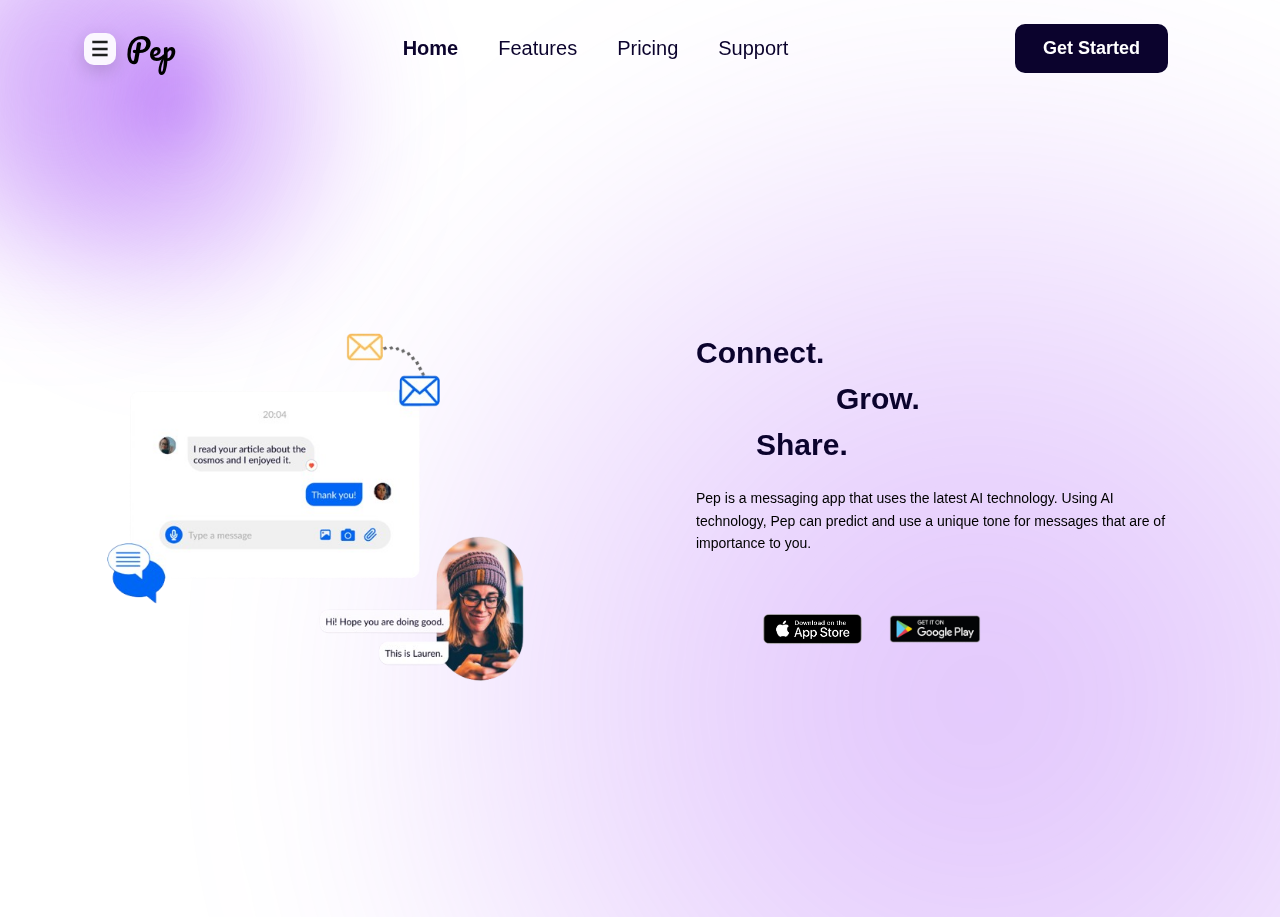
<file: settings.html>
<!DOCTYPE html>
<html lang="en">
<head>
  <meta charset="UTF-8">
  <meta name="viewport" content="width=device-width, initial-scale=1.0">
  <title>Settings – Pep</title>
  <link rel="stylesheet" href="css/style.css">
  <link href="https://fonts.googleapis.com/css2?family=Pacifico&display=swap" rel="stylesheet">
</head>

<body>

<header class="navbar">
  <div class="nav-left">
    
    <div class="logo-wrapper">
      <span class="logo">Pep</span>
    </div>
    <button class="back-btn" onclick="history.back()">←</button>

  </div>

</header>

<section class="settings-page dark-fix">

  <div class="settings-layout">

    
    <aside class="settings-sidebar">
      <h3 class="settings-title">Settings</h3>
      <button class="active" onclick="openSection('account',this)">Account</button>
      <button onclick="openSection('security',this)">Security</button>
      <button onclick="openSection('billing',this)">Plans & Billing</button>
      <button onclick="openSection('team',this)">Team</button>
      <button onclick="openSection('preferences',this)">Preferences</button>
<button class="danger" onclick="endSession()">Log out</button>
    </aside>

    
    <main class="settings-content">

      
      <section id="account" class="settings-section active">
        <div class="section-header">
          <div>
            <h2>Account Settings</h2>
            <p class="muted">Manage personal information and account status</p>
          </div>
          <span class="status-chip success">Active</span>
        </div>

        <div class="settings-grid">
          <div class="settings-card">
            <label>Full Name</label>
            <input id="setName">

            <label>Email</label>
            <input id="setEmail" disabled>

            <label>Phone</label>
            <input id="setPhone">

            <button class="mini-btn" onclick="saveAccount()">Save Changes</button>
          </div>

          <div class="settings-card light">
            <h4>Account Summary</h4>
            <p><strong>Plan:</strong> <span id="currentPlan"></span></p>
            <p><strong>Status:</strong> Active</p>
            <p><strong>Member Since:</strong> 2025</p>
            <p><strong>Last Login:</strong> Today</p>
          </div>
        </div>
      </section>

      
      <section id="security" class="settings-section">
        <h2>Security</h2>
        <p class="muted">Control access and authentication</p>

        <div class="settings-card row">
          <div>
            <strong>Password</strong>
            <p class="muted">Last changed 30 days ago</p>
          </div>
<button class="mini-btn outline" onclick="changePassword()">Change</button>
        </div>

        <div class="settings-card row">
          <div>
            <strong>Two-Factor Authentication</strong>
            <p class="muted">Protect your account with OTP</p>
          </div>
<span id="twoFAChip" class="status-chip is-disabled" onclick="toggle2FA()" style="cursor:pointer">
  Disabled
</span>

        </div>

        <div class="settings-card row">
          <div>
            <strong>Login Activity</strong>
            <p class="muted">View recent logins</p>
          </div>
<button class="mini-btn outline" onclick="viewLogins()">View</button>
        </div>
      </section>

      
      <section id="billing" class="settings-section">
        <h2>Plans & Billing</h2>
        <p class="muted">Subscription & invoices</p>

        <div class="settings-card">
          <h3 id="planName"></h3>
          <p class="muted">Billed monthly • Auto-renew enabled</p>

          <div class="settings-actions">
            <button class="mini-btn" onclick="location.href='pricing.html'">Upgrade</button>
<button class="mini-btn outline" onclick="viewInvoices()">Invoices</button>
<button class="mini-btn" onclick="saveSettings()">Save Changes</button>
  <button class="danger-btn" onclick="deactivateAccount()">Deactivate Account</button>
          </div>
        </div>
      </section>

      
      <section id="team" class="settings-section">
        <h2>Team</h2>
        <p class="muted">Manage access</p>

        <div class="settings-card row">
          <div>
            <strong>Team Members</strong>
<p class="muted">
  <span id="teamCount">0</span> active member<span id="teamPlural"></span>
</p>
          </div>
<button class="mini-btn" onclick="openInvite()">
  <img src="assets/images/whatsapp.png" class="btn-icon">
  Invite
    <span class="admin-badge">Admin only</span>
</button>
        </div>
      </section>

      
      <section id="preferences" class="settings-section">
        <h2>Preferences</h2>
        <p class="muted">Customize experience</p>

        <div class="settings-card row">
          <div>
            <strong>Email Notifications</strong>
            <p class="muted">Product updates & alerts</p>
          </div>
          <input type="checkbox" checked>
        </div>

        <div class="settings-card row">
          <div>
            <strong>Data Export</strong>
            <p class="muted">Download your data</p>
          </div>
<button class="mini-btn outline" onclick="exportData()">Export</button>
        </div>

        <div class="settings-card danger-zone row">
  <div>
    <h4>Danger Zone</h4>
    <p class="muted">This action is irreversible</p>
  </div>

  <button class="mini-btn outline danger" onclick="deactivateAccount()">
    Deactivate Account
  </button>
</div>

      </section>

    </main>
  </div>
</section>
<button class="modal-close" onclick="closeActiveModal()">✕</button>

<div class="modal" id="inviteModal">
  <div class="modal-box support-modal">
    <h3>Invite Team Member</h3>
    <p class="sub-text">Share invite using one of the options below</p>

    <div class="invite-actions">
      <button class="mini-btn" onclick="inviteWhatsApp()">WhatsApp</button>
      <button class="mini-btn outline" onclick="copyInviteLink()">Copy Link</button>
      <button class="mini-btn outline" onclick="inviteEmail()">Email</button>
    </div>

    <div class="modal-actions">
      <button class="mini-btn outline" onclick="closeInvite()">Close</button>
    </div>
  </div>
</div>

<script src="js/session.js"></script>
<script>
function openSection(id, btn) {
  document.querySelectorAll(".settings-section").forEach(s => s.classList.remove("active"));
  document.querySelectorAll(".settings-sidebar button").forEach(b => b.classList.remove("active"));
  document.getElementById(id).classList.add("active");
  btn.classList.add("active");
}

function loadSettings() {
  const user = JSON.parse(localStorage.getItem("pepSession"));
  if (!user) location.href = "index.html";
  if (user.twoFA === undefined) {
    user.twoFA = false;
    localStorage.setItem("pepSession", JSON.stringify(user));
  }
  setName.value = user.name;
  setEmail.value = user.email;
  setPhone.value = user.phone || "";
 const plan = user?.plan?.trim() || "Free";

currentPlan.innerText = plan;
planName.innerText = `${plan} Plan`;

}

function saveAccount() {
  const user = JSON.parse(localStorage.getItem("pepSession"));
  user.name = setName.value.trim();
  user.phone = setPhone.value.trim();
  localStorage.setItem("pepSession", JSON.stringify(user));
  alert("Account updated");
}

document.addEventListener("DOMContentLoaded", loadSettings);
</script>
<script>
function showModal(title, message) {
  alert(title + "\n\n" + message);
}

function changePassword() {
  showModal(
    "Change Password",
    "Password reset link sent to your registered email."
  );
}

function toggle2FA() {
  showModal(
    "Two-Factor Authentication",
    "2FA will be available in the next release."
  );
}
function viewLogins() {
  document.getElementById("loginActivityModal").style.display = "flex";
}

function closeLoginActivity() {
  document.getElementById("loginActivityModal").style.display = "none";
}

function viewInvoices() {
  showModal(
    "Invoices",
    "No invoices available for current plan."
  );
}

function inviteMember() {
  showModal(
    "Invite Team Member",
  );
}

function exportData() {
  const user = JSON.parse(localStorage.getItem("pepSession"));
  const blob = new Blob([JSON.stringify(user, null, 2)], { type: "application/json" });
  const link = document.createElement("a");
  link.href = URL.createObjectURL(blob);
  link.download = "pep-account-data.json";
  link.click();
}

function deactivateAccount() {
  if (confirm("Are you sure you want to deactivate your account?")) {
    localStorage.removeItem("pepSession");
    alert("Account deactivated");
    location.href = "index.html";
  }
}
function endSession() {
  localStorage.removeItem("pepSession");
  location.href = "index.html";
}

function renderTeamMembers() {
  const user = getSession();
  if (!user) return;

  let count = 1; // default → logged-in user

  if (user.team && Array.isArray(user.team)) {
    count = user.team.length;
  }

  document.getElementById("teamCount").innerText = count;
  document.getElementById("teamPlural").innerText =
    count > 1 ? "s" : "";
}

document.addEventListener("DOMContentLoaded", renderTeamMembers);
function openInvite() {
  const btn = event.currentTarget;

  btn.disabled = true;
  const originalHTML = btn.innerHTML;
  btn.innerHTML = "Loading...";

  setTimeout(() => {
    btn.innerHTML = originalHTML;
    btn.disabled = false;
    document.getElementById("inviteModal").style.display = "flex";
  }, 800);
}


function closeInvite() {
  document.getElementById("inviteModal").style.display = "none";
}

function getInviteLink() {
  const user = JSON.parse(localStorage.getItem("pepSession"));
  return `${location.origin}/signup.html?invite=${encodeURIComponent(user.email)}`;
}

function inviteWhatsApp() {
  const link = getInviteLink();
  const text = `Join my Pep workspace using this link:\n${link}`;
  window.open(`https://wa.me/?text=${encodeURIComponent(text)}`, "_blank");
}

function copyInviteLink() {
  const link = getInviteLink();
  navigator.clipboard.writeText(link);
  
  const btn = event.target;
  btn.innerText = "Copied ✓";
  setTimeout(() => (btn.innerText = "Copy Link"), 1500);
}

function inviteEmail() {
  const link = getInviteLink();
  window.location.href = `mailto:?subject=Join me on Pep&body=Join my workspace using this link:%0A${link}`;
}
function toggle2FA() {
  const user = JSON.parse(localStorage.getItem("pepSession"));
  if (!user) return;

  user.twoFA = !user.twoFA;
  localStorage.setItem("pepSession", JSON.stringify(user));

  render2FA();
}

function render2FA() {
  const user = JSON.parse(localStorage.getItem("pepSession"));
const chip = document.getElementById("twoFAChip");

  if (!user || !chip) return;

  if (user.twoFA) {
    chip.innerText = "Enabled";
    chip.classList.remove("warning");
    chip.classList.add("success");
  } else {
    chip.innerText = "Disabled";
    chip.classList.remove("success");
    chip.classList.add("warning");
  }
}

document.addEventListener("DOMContentLoaded", render2FA);
function saveSettings() {
  const user = JSON.parse(localStorage.getItem("pepSession"));
  if (!user) return;

  // Simulate billing preferences save
  user.billingUpdatedAt = new Date().toISOString();

  localStorage.setItem("pepSession", JSON.stringify(user));

  // Professional feedback (not silent)
  const btn = event.currentTarget;
  const originalText = btn.innerText;

  btn.innerText = "Saved ✓";
  btn.disabled = true;

  setTimeout(() => {
    btn.innerText = originalText;
    btn.disabled = false;
  }, 1500);
}

function enforceInviteAccess() {
  const user = getSession();
  if (!user) return;

  const inviteBtn = document.querySelector("button[onclick='openInvite()']");
  if (!inviteBtn) return;

  const plan = user.plan?.trim() || "Free";

  if (plan === "Free") {
    inviteBtn.disabled = true;
    inviteBtn.style.opacity = "0.6";
    inviteBtn.style.cursor = "not-allowed";
  }
}

document.addEventListener("DOMContentLoaded", enforceInviteAccess);

</script>

 <button class="modal-close" onclick="closeActiveModal()">✕</button>

<div class="modal" id="loginActivityModal">
  <div class="modal-box support-modal">
    <h3>Login Activity</h3>
    <p class="sub-text">Recent logins to your account</p>

    <div class="login-list">
      <div class="login-item">
        <strong>Today</strong>
        <span>Chrome · Windows</span>
      </div>
      <div class="login-item">
        <strong>Yesterday</strong>
        <span>Edge · Windows</span>
      </div>
    </div>

    <div class="modal-actions">
      <button class="mini-btn outline" onclick="closeLoginActivity()">Close</button>
    </div>
  </div>
</div>
<script src="js/appState.js"></script>
<script src="js/sidebar.js"></script>
<script src="js/session.js"></script>

<script>
const notifications = [
  { text: "Welcome to Pep 🎉", time: "Just now" },
  { text: "Account created successfully", time: "Today" },
  { text: "Check Settings to customize", time: "Today" }
];

let notificationsRead = false;

function updateNotificationBadge() {
  const badge = document.getElementById("notifCount");
  if (!badge) return;

  const notifications = [
    { text: "Welcome to Pep 🎉", time: "Just now" },
    { text: "Account created successfully", time: "Today" },
    { text: "Check Settings to customize", time: "Today" }
  ];

  if (notifications.length > 0 && !isNotificationsRead()) {
    badge.style.display = "inline-flex";
    badge.innerText = notifications.length;
  } else {
    badge.style.display = "none";
  }
}

function openNotifications() {
  markNotificationsRead();        // ✅ persist read state
  updateNotificationBadge();
  renderNotifications();
  document.getElementById("notificationModal").style.display = "flex";
}


function closeNotifications() {
  document.getElementById("notificationModal").style.display = "none";
}

function renderNotifications() {
  const list = document.getElementById("notificationList");
  if (!list) return;

  list.innerHTML = "";

  notifications.forEach(n => {
    const div = document.createElement("div");
    div.className = "notification-item";
    div.innerHTML = `
      <strong>${n.text}</strong>
      <span>${n.time}</span>
    `;
    list.appendChild(div);
  });
}

document.addEventListener("DOMContentLoaded", updateNotificationBadge);
</script>



 <button class="modal-close" onclick="closeActiveModal()">✕</button>

<div class="modal" id="notificationModal">
  <div class="modal-box support-modal">
    <h3>Notifications</h3>
    <p class="sub-text">Your recent activity</p>

    <div id="notificationList" class="notification-list"></div>

    <div class="modal-actions">
      <button class="mini-btn outline" onclick="closeNotifications()">Close</button>
    </div>
  </div>
</div>

</script>
</body>
</html>
</file>
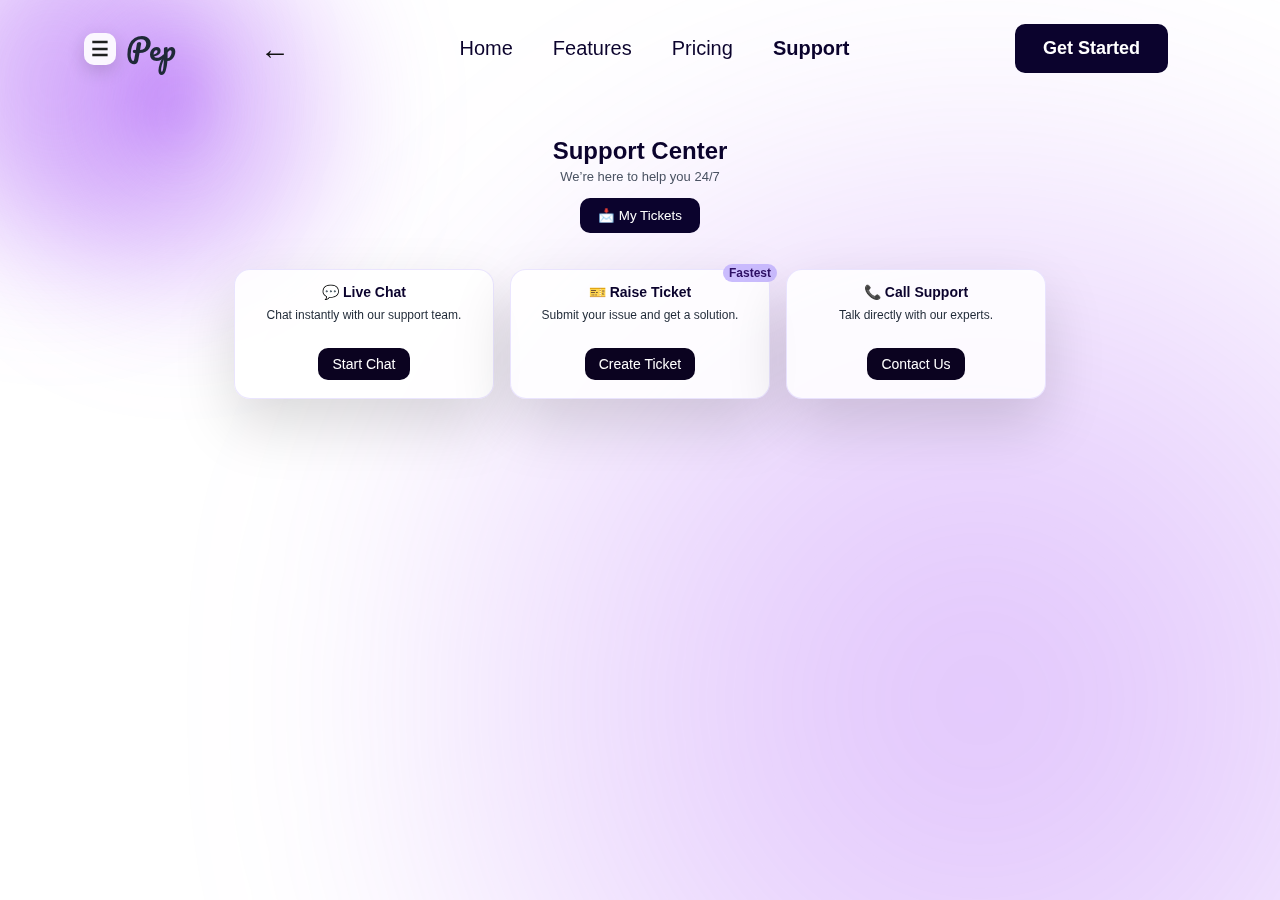
<file: support.html>
<!DOCTYPE html>
<html lang="en">
<head>
  <meta charset="UTF-8">
  <meta name="viewport" content="width=device-width, initial-scale=1.0">
  <title>Support – Pep</title>
  <link rel="stylesheet" href="./css/style.css">
  <link href="https://fonts.googleapis.com/css2?family=Pacifico&display=swap" rel="stylesheet">
</head>

<body class="support-page">


<header class="navbar">
  <div class="nav-left">
    <button class="hamburger-btn" onclick="openSidebar()">☰</button>
    <div class="logo-wrapper">
      <span class="logo">Pep</span>
    </div>
        <button class="back-btn" onclick="goBack()">←</button> 

  </div>


  <nav>
    <a href="index.html">Home</a>
    <a href="features.html">Features</a>
    <a href="pricing.html">Pricing</a>
    <a href="support.html" class="active">Support</a>
  </nav>

  <div id="navAuthArea">
    <button class="btn-primary" onclick="openAuthModal()">Get Started</button>

  </div>
</header>


<section class="support-section">
  <h1>Support Center</h1>
  <p class="sub">We’re here to help you 24/7</p>
<button class="mini-btn my-ticket-btn" onclick="openTicketHistory()">
  📩 My Tickets
</button>
  <div class="support-grid">

    <div class="support-card">
      <h3>💬 Live Chat</h3>
      <p>Chat instantly with our support team.</p>
      <button class="mini-btn" onclick="openChatChoice()">Start Chat</button>
    </div>

    <div class="support-card popular">
      <div class="badge">Fastest</div>
      <h3>🎫 Raise Ticket</h3>
      <p>Submit your issue and get a solution.</p>
<button class="mini-btn" onclick="openTicketModal()">Create Ticket</button>
    </div>

    <div class="support-card">
      <h3>📞 Call Support</h3>
      <p>Talk directly with our experts.</p>
      <button class="mini-btn" onclick="openContact()">Contact Us</button>
    </div>

  </div>
</section>



<div class="modal" id="chatChoiceModal">
  <div class="modal-box support-modal">
    <h3>💬 Choose Chat Option</h3>
    <p class="sub-text">How would you like to chat?</p>

    <div class="modal-actions">
      <button class="mini-btn" onclick="openWhatsApp()">WhatsApp</button>
      <button class="mini-btn outline" onclick="startChat()">Chatbot</button>
      <button class="mini-btn outline" onclick="closeChatChoice()">Cancel</button>
    </div>
  </div>
</div>



<div class="modal" id="supportModal">
  <div class="modal-box support-modal ticket-modal">

    <h3 class="ticket-title">🎫 Raise a Support Ticket</h3>
    <p class="ticket-sub">Tell us your issue and we’ll get back to you</p>

    <input
      type="text"
      id="ticketName"
      class="support-input"
      placeholder="Your Name"
    >

    <input
      type="email"
      id="ticketEmail"
      class="support-input"
      placeholder="Email Address"
    >

    <textarea
      id="ticketMessage"
      class="support-input"
      rows="4"
      placeholder="Describe your issue clearly..."
    ></textarea>

    <div class="modal-actions">
      <button class="mini-btn" onclick="submitTicket()">Submit</button>
      <button class="mini-btn outline" onclick="closeSupport()">Close</button>
    </div>

  </div>
</div>


<div class="modal" id="contactModal">
  <div class="modal-box support-modal">
    <h3>📞 Contact Support</h3>
    <p class="sub-text">Our team is available 24×7</p>

    <div class="contact-details">
      <p><strong>Phone: +91 98765 43210 </strong></p>
      <p><strong>Email: support@pep.com</strong></p>
    </div>

    <div class="modal-actions">
      <button class="mini-btn" onclick="callNow()">Call Now</button>
      <button class="mini-btn outline" onclick="emailSupport()">Email</button>
      <button class="mini-btn outline" onclick="closeContact()">Close</button>
    </div>
  </div>
</div>

<div class="modal" id="ticketHistoryModal">
  <div class="modal-box support-modal">
    <h3>📩 My Ticket History</h3>

    <div id="ticketList"></div>

    <div class="modal-actions">
      <button class="mini-btn outline" onclick="closeTicketHistory()">Close</button>
    </div>
  </div>
</div>


<div class="auth-overlay" id="authOverlay">
  <div class="auth-card">

    <span class="auth-close" onclick="closeAuthModal()">×</span>
    <div class="auth-logo">Pep</div>

    
    <form id="signupForm" onsubmit="handleSignup(event)">
      <h2>Create Account</h2>
      <input type="text" id="signupName" placeholder="Name" required>
      <input type="email" id="signupEmail" placeholder="Email" required>
      <input type="password" placeholder="Password" required>
      <button class="btn-primary auth-btn">Create Account</button>
      <p class="auth-switch">
        Already have an account?
        <span onclick="showLogin()">Login</span>
      </p>
    </form>

    
    <form id="loginForm" style="display:none;" onsubmit="handleLogin(event)">
      <h2>Login</h2>
      <input type="email" id="loginEmail" placeholder="Email" required>
      <input type="password" placeholder="Password" required>
      <button class="btn-primary auth-btn">Login</button>
      <p class="auth-switch">
        New to Pep?
        <span onclick="showSignup()">Create Account</span>
      </p>
    </form>

  </div>
</div>


<script>
/* AUTH UI */
function openAuthModal(){ authOverlay.style.display="flex"; }
function closeAuthModal(){ authOverlay.style.display="none"; }
function showLogin(){ signupForm.style.display="none"; loginForm.style.display="block"; }
function showSignup(){ loginForm.style.display="none"; signupForm.style.display="block"; }

/* USER DB */
function saveUser(name,email){
  const users=JSON.parse(localStorage.getItem("pepSession"))||{};
  users[email]={name,email};
  localStorage.setItem("pepSession",JSON.stringify(users));
}
function getUser(email){
  const users=JSON.parse(localStorage.getItem("pepSession"))||{};
  return users[email];
}

/* SESSION */
function startSession(user) {
  const sessionUser = {
    name: user.name,
    email: user.email,
    phone: user.phone || "",
    loggedIn: true
  };

  localStorage.setItem("pepSession", JSON.stringify(sessionUser));
}

function getSession(){
  return JSON.parse(localStorage.getItem("pepSession"));
}
function endSession(){
  localStorage.removeItem("pepSession");
  const initial = document.getElementById("profileInitial");
  if (initial) initial.innerText = "";
  location.reload();
}
function openDashboard() {
  const user = getSession();
  if (!user) {
    openAuthModal();
    return;
  }

  const tickets = JSON.parse(localStorage.getItem("pepTickets")) || {};
  const userTickets = tickets[user.email] || [];

  document.getElementById("dashboardInfo").innerHTML = `
    <p><strong>Name:</strong> ${user.name}</p>
    <p><strong>Email:</strong> ${user.email}</p>
    <p><strong>Tickets Raised:</strong> ${userTickets.length}</p>
  `;

  document.getElementById("dashboardModal").style.display = "flex";
}

function closeDashboard() {
  document.getElementById("dashboardModal").style.display = "none";
}

/* SIGNUP */
function handleSignup(e) {
  e.preventDefault();

  const name = signupName.value.trim();
  const email = signupEmail.value.trim();

  if (!name || !email) {
    alert("Please fill all fields");
    return;
  }

  // 1️⃣ Load existing users
  const users = JSON.parse(localStorage.getItem("pepUsers")) || {};

  // 2️⃣ Prevent duplicate signup
  if (users[email]) {
    alert("Account already exists. Please login.");
    showLogin();
    return;
  }

  // 3️⃣ Save user permanently
  users[email] = {
    name: name,
    email: email,
    plan: "Free"
  };

  localStorage.setItem("pepUsers", JSON.stringify(users));

  // 4️⃣ Start login session
  localStorage.setItem(
    "pepSession",
    JSON.stringify({
      name: name,
      email: email,
      plan: "Free",
      loggedIn: true
    })
  );

  closeAuthModal();
  location.reload();
}


/* LOGIN */
function handleLogin(e) {
  e.preventDefault();

  const email = loginEmail.value.trim();
  const users = JSON.parse(localStorage.getItem("pepUsers")) || {};
  const user = users[email];

  if (!user) {
    alert("Account not found. Please signup first.");
    return;
  }

  localStorage.setItem(
    "pepSession",
    JSON.stringify({
      name: user.name,
      email: user.email,
      plan: user.plan || "Free",
      loggedIn: true
    })
  );

  closeAuthModal();
  location.reload();
}


function renderNavbarAuth() {
  const user = getSession();
  const navArea = document.getElementById("navAuthArea");

  if (!navArea) return;

  if (!user || !user.loggedIn) {
    navArea.innerHTML = `
      <button class="btn-primary" onclick="openAuthModal()">
        Get Started
      </button>
    `;
    return;
  }

  navArea.innerHTML = `
    <button class="mini-btn logout-btn" onclick="endSession()">Logout</button>
`;
}

document.addEventListener("DOMContentLoaded", renderNavbarAuth);



/* SUPPORT ACTIONS */
function openChatChoice(){ chatChoiceModal.style.display="flex"; }
function closeChatChoice(){ chatChoiceModal.style.display="none"; }
function openWhatsApp(){ closeChatChoice(); window.open("https://wa.me/919876543210?text=Hi%20Pep%20Support","_blank"); }
function startChat(){ closeChatChoice(); if(window.Tawk_API){Tawk_API.maximize();} }
function openSupport(){ supportModal.style.display="flex"; }
function closeSupport(){ supportModal.style.display="none"; }
function openContact(){ contactModal.style.display="flex"; }
function closeContact(){ contactModal.style.display="none"; }
function callNow(){ window.location.href="tel:+919876543210"; }
function emailSupport(){ window.location.href="mailto:support@pep.com"; }

/* BACK */
function goBack(){ window.location.href="index.html"; }
</script>


<script type="text/javascript">
var Tawk_API=Tawk_API||{};
(function(){
var s=document.createElement("script");
s.src='https://embed.tawk.to/6965f17701fa4519826fd0cb/1jer3eh7c';
s.async=true;
document.body.appendChild(s);
})();
function openSupport() {
  const user = JSON.parse(localStorage.getItem("pepSession"));
  if (!user) {
    openAuthModal();
    return;
  }

  document.getElementById("ticketName").value = user.name || "";
  document.getElementById("ticketEmail").value = user.email || "";
  document.getElementById("ticketMessage").value = "";

  document.getElementById("supportModal").style.display = "flex";
}

function closeSupport() {
  document.getElementById("supportModal").style.display = "none";
}

function submitTicket() {
  const user = JSON.parse(localStorage.getItem("pepSession"));
  if (!user) return;

  const message = document.getElementById("ticketMessage").value.trim();
  if (!message) {
    alert("Please describe your issue");
    return;
  }

  const ticket = {
    id: "TCK-" + Math.floor(Math.random() * 100000),
    message,
    date: new Date().toLocaleDateString(),
    status: "Open"
  };

  const tickets = JSON.parse(localStorage.getItem("pepTickets")) || {};
  tickets[user.email] = tickets[user.email] || [];
  tickets[user.email].push(ticket);

  localStorage.setItem("pepTickets", JSON.stringify(tickets));

  alert("✅ Ticket submitted successfully");
  closeSupport();
}
</script>
<script>
function openTicketHistory() {
  const user = JSON.parse(localStorage.getItem("pepSession"));
  
  const ticketsData = JSON.parse(localStorage.getItem("pepTickets")) || {};
  const userTickets = ticketsData[user.email] || [];

  const list = document.getElementById("ticketList");
  list.innerHTML = "";

  if (userTickets.length === 0) {
    list.innerHTML = "<p>No tickets raised yet.</p>";
  } else {
    userTickets.forEach(ticket => {
      list.innerHTML += `
<div style="
  max-width:420px;
  margin:10px auto;
  padding:14px;
  border-radius:10px;
  background:#1f1f1f;
  box-shadow:0 8px 20px rgba(0,0,0,0.08);
">

          <strong style="font-size:14px;">${ticket.id}</strong><br>
          <small style="color:#ffffff;">${ticket.date}</small>
          <p style="margin-top:8px;font-size:14px;">${ticket.message}</p>
        </div>
      `;
    });
  }

  document.getElementById("ticketHistoryModal").style.display = "flex";
}

function closeTicketHistory() {
  document.getElementById("ticketHistoryModal").style.display = "none";
}

</script>

<div id="sidebarOverlay" class="sidebar-overlay" onclick="closeSidebar()"></div>
<aside id="userSidebar" class="user-sidebar">
  <button class="sidebar-close" onclick="closeSidebar()">✕</button>

  <div class="sidebar-profile">
    <div class="profile-circle">
    <div class="profile-initial" id="profileInitial"></div>
    </div>
    <div class="profile-info">
      <h4 id="sidebarName">User</h4>
      <p id="sidebarEmail">user@email.com</p>
      <p id="sidebarPlan"></p>
    </div>
  </div>

  <div class="sidebar-menu modern">

  
  <input type="text" placeholder="Search…" id="sidebarSearch" />


  <nav class="sidebar-nav">

    <p class="nav-title">Account</p>
    <a onclick="openProfile()">📝 Edit Profile</a>
    <a onclick="openSettings()">⚙️ Settings</a>

    <p class="nav-title">Support</p>
    <a onclick="openTicketHistory()">📩 My Tickets</a>
    <a onclick="openSupport()">➕ Raise Ticket</a>

    <p class="nav-title">Preferences</p>
    <a onclick="toggleTheme()">🎨 Theme</a>
<a class="sidebar-link notification-link" onclick="openNotifications()">
  <span class="icon">🔔</span>
  <span class="text">Notifications</span>
  <span class="notif-badge" id="notifCount">3</span>
</a>


    <p class="nav-title">Help</p>
<a href="help.html">❓ Help Center</a>

  </nav>
</div>
  <div class="sidebar-footer">
    <button class="logout-btn" onclick="endSession()">🚪 Log Out</button>
  </div>
</div>

<div id="sidebarOverlay" class="sidebar-overlay" onclick="closeSidebar()"></div>
<button class="modal-close" onclick="closeActiveModal()">✕</button>

<div class="modal" id="profileModal">
<div class="modal-box support-modal" id="sidebarContent">
  <button class="modal-close-btn" onclick="closeProfile()">✕</button>
    <h3>Edit Profile</h3>

    <input id="editName" class="support-input" placeholder="Name">
    <input id="editEmail" class="support-input" placeholder="Email">
    <input id="editPhone" class="support-input" placeholder="Phone Number">

    <div class="modal-actions">
      <button class="mini-btn" onclick="saveProfile()">Save</button>
      <button class="mini-btn outline" onclick="closeProfile()">Cancel</button>
    </div>
  </div>
</div>

<script>
function openTicketModal() {
  const user = JSON.parse(localStorage.getItem("pepSession"));
  if (!user || !user.loggedIn) {
    openAuthModal();
    return;
  }

  document.getElementById("ticketName").value = user.name || "";
  document.getElementById("ticketEmail").value = user.email || "";
  document.getElementById("ticketMessage").value = "";

  document.getElementById("supportModal").style.display = "flex";
}

function closeSupport() {
  document.getElementById("supportModal").style.display = "none";
}
</script>

<script>
function renderNotifications() {
  list.innerHTML = "";

  if (!notifications.length) {
    list.innerHTML = `
      <div class="empty-state">
        🎉 You're all caught up<br>
        <small>No new notifications</small>
      </div>
    `;
    return;
  }

  notifications.forEach(n => {
    const item = document.createElement("div");
    item.className = "notification-item";
    item.innerHTML = `
      ${n.text}<br>
      <span>${n.time}</span>
    `;
    list.appendChild(item);
  });
}

btn?.addEventListener("click", (e) => {
  e.stopPropagation();
  panel.classList.toggle("hidden");
  renderNotifications();
  badge.style.display = "none";
});

document.addEventListener("click", (e) => {
  if (!panel.contains(e.target) && !btn.contains(e.target)) {
    panel.classList.add("hidden");
  }
});
</script>
<script src="js/appState.js"></script>
<script src="js/sidebar.js"></script>
<script src="js/session.js"></script>

 <button class="modal-close" onclick="closeActiveModal()">✕</button>

<div class="modal" id="notificationModal">
  <div class="modal-box support-modal">
    <h3>Notifications</h3>
    <p class="sub-text">Your recent activity</p>

    <div id="notificationList" class="notification-list"></div>

    <div class="modal-actions">
      <button class="mini-btn outline" onclick="closeNotifications()">Close</button>
    </div>
  </div>
</div>


<script>
const notifications = [
  { text: "Welcome to Pep 🎉", time: "Just now" },
  { text: "Account created successfully", time: "Today" },
  { text: "Check Settings to customize", time: "Today" }
];



function updateNotificationBadge() {
  const badge = document.getElementById("notifCount");
  if (!badge) return;

  const notifications = [
    { text: "Welcome to Pep 🎉", time: "Just now" },
    { text: "Account created successfully", time: "Today" },
    { text: "Check Settings to customize", time: "Today" }
  ];

  if (notifications.length > 0 && !isNotificationsRead()) {
    badge.style.display = "inline-flex";
    badge.innerText = notifications.length;
  } else {
    badge.style.display = "none";
  }
}

function openNotifications() {
  markNotificationsRead();        // ✅ persist read state
  updateNotificationBadge();
  renderNotifications();
  document.getElementById("notificationModal").style.display = "flex";
}


function closeNotifications() {
  document.getElementById("notificationModal").style.display = "none";
}

function renderNotifications() {
  const list = document.getElementById("notificationList");
  if (!list) return;

  list.innerHTML = "";

  notifications.forEach(n => {
    const div = document.createElement("div");
    div.className = "notification-item";
    div.innerHTML = `
      <strong>${n.text}</strong>
      <span>${n.time}</span>
    `;
    list.appendChild(div);
  });
}

document.addEventListener("DOMContentLoaded", updateNotificationBadge);

</script>

</body>
</html>
</file>
<file: css/style.css>
* {
    margin: 0;
    padding: 0;
    box-sizing: border-box;
    font-family: 'Segoe UI', sans-serif;
}
html, body {
  width: 100%;
  min-height: 100%;
  overflow-x: hidden;
  overflow-y: auto;
}

body {
    margin: 0;
    min-height: 100vh;
    background: #ffffff;
    position: relative;
    overflow-x: hidden;
    font-family: 'Segoe UI', sans-serif;
}
body::after {
    content: "";
    position: fixed;

    bottom: -550px;
    right: -350px;

    width: 1300px;
    height: 1500px;

    background: radial-gradient(
        circle,
        rgba(168, 85, 247, 0.35) 0%,
        rgba(168, 85, 247, 0.25) 25%,
        rgba(168, 85, 247, 0.15) 45%,
        transparent 70%
    );

    filter: blur(90px);   
    z-index: -1;
    pointer-events: none;
}
body::before {
    content: "";
    position: absolute;
    top: -120px;
    left: -120px;
    width: 350px;
    height: 400px;
    background: radial-gradient(
        ellipse at center,
        rgba(168, 85, 247, 0.36),
        rgba(168, 85, 247, 0.36),
        transparent 75%
    );
    filter: blur(60px);
    z-index: -1;
    pointer-events: none;
}
.navbar .logout-btn {
  width: auto;             
  padding: 6px 14px;        
  font-size: 13px;
  border-radius: 20px;
  margin-left: auto;       
  white-space: nowrap;
}
.navbar {
  display: flex;
  align-items: center;
  justify-content: space-between;
  gap: 16px;
  padding: 24px 32px;
  position: relative;
}


.navbar nav {
  display: flex;
  gap: 20px;
  margin: 0 auto;
}
.dashboard-section {
  position: relative;
  z-index: 5;
}
.ticket-filters {
  position: relative;
  z-index: 20;
}

.feature-dark::before,
.feature-dark::after {
  pointer-events: none;
}
.dashboard-section h1 {
  margin-bottom: 10px;   
}

.dashboard-section .muted {
  margin-bottom: 28px;   
  display: block;
}

.ticket-heading {
  margin-bottom: 20px;   
}

.ticket-filters {
  margin-bottom: 24px;   
}
.logo-wrapper {
    position: relative;
    display:flex;
    align-items: center;
}

.logo-wrapper::before {
    content: "";
    position: absolute;
    top: -120px;
    left: -120px;
    width: 350px;
    height: 400px;
    background: radial-gradient(
        ellipse at center,
        rgba(168, 85, 247, 0.36),
        rgba(168, 85, 247, 0.36),
        transparent 75%
    );
    filter: blur(60px);
    z-index: -1;
    pointer-events: none;
}
.logo-wrapper::after {
    content: "";
    position: absolute;
    top: -20px;
    left: -30px;
    width: 140px;
    height: 160px;
    background: radial-gradient(
        ellipse,
        rgba(168, 85, 247, 0.36),
        transparent 70%
    );
    filter: blur(22px);
    z-index: -2;
}

.logo {
    font-family: 'Pacifico', cursive;
    font-size: 40px !important;     line-height: 1 !important;
    font-weight: 500;
    color: #000;
}


nav a {
  margin: 0 10px;
  text-decoration: none;
  color: #0b032d;
  font-size: 18px;
  font-weight: 500;
  white-space: nowrap;
}
nav a.active {
    font-weight: bold;
}

.btn-primary {
    background: #0b032d;
    color: #fff;
    padding: 14px 28px;
    border: none;
    border-radius: 10px;
    cursor: pointer;
    font-size: 18px;          font-weight: 600;
}

.hero {
    display: flex;
    justify-content: space-between;
    align-items: center;
    padding: 60px 70px;
    position: relative;
  overflow: hidden;
}

.hero-left img {
   width: 100%;
  max-width: 700px;
}

.hero-right {
    max-width: 520px;
    text-align: left;
}
img {
    max-width: 100%;
}
.hero-right h1 {
  font-size: 40px;
  font-weight: 700;
  color: #0b032d;
}

.hero-right p {
    color: #4b5563;
    line-height: 1.6;
}
.hero-title {
    display: flex;
    flex-direction: column;
    margin-bottom: 28px;
    align-items: flex-start;
}

.hero-title .line {
  font-size: 32px;
  font-weight: 600;
  color: #0b032d;
  line-height: 1.2;
}

.hero-title .connect {
    margin-left: -60px;
}

.hero-title .grow {
    margin-left: 80px;
    margin-top: 10px;
}

.hero-title .share {
    margin-left: 0px;
    margin-top: 10px;
}


.hero-desc {
    font-size: 17px;
    line-height: 1.75;
    color:  #000000 !important;     max-width: 480px;
    margin-bottom: 36px;
     margin-left: -60px;
  margin-top: 20px;
  max-width: 520px;   
  text-align: left;
}
@media (max-width: 1024px) {
  .hero {
    flex-direction: column;
    text-align: center;
    padding: 32px 20px;
  }

  .hero-left img {
    width: 90%;
    max-width: 420px;
    margin: 0 auto 20px;
  }

  
  .hero-title .connect,
  .hero-title .grow,
  .hero-title .share,
  .hero-desc {
    margin-left: 0;
  }

  .hero-title {
    align-items: center;
  }

  .hero-title .line {
    font-size: 26px;
  }

  .hero-desc {
    font-size: 15px;
    text-align: center;
    max-width: 100%;
  }
}

@media (max-width: 480px) {
  .hero {
    padding: 24px 14px;
  }

  .hero-title .line {
    font-size: 22px;
  }
}
.store-buttons {
  display: flex;
  align-items: center;
  gap: 16px;
  line-height: 0;
}

.store-btn {
  display: inline-block;
  cursor: pointer;
}

.store-btn img {
  transition: transform 0.2s ease, box-shadow 0.2s ease;
}

.store-btn:hover img {
  transform: scale(1.05);
}


.store-buttons img {
  height: 44px;       
  width: auto;
  display: block;
}


.store-buttons img.google-badge {
  height: 44px;
  top: auto;
}
.hero-left img.chat-ui {
    width: 700px;
    height: auto;
}

.features-dark {
    min-height: 100vh;
    background: radial-gradient(circle at top, #0f3d2e, #061b14);
    color: #ffffff;
}

.dark-nav nav a {
    color: #c9f5e6;
}

.dark-nav nav a.active {
    color: #ffffff;
}

.dark-nav .btn-primary {
    background: #0e2f23;
}

.features-hero {
    text-align: center;
    padding: 90px 20px 50px;
}

.features-hero h1 {
    font-size: 36px;
    font-weight: 800;
    margin-bottom: 12px;
}

.features-hero p {
    font-size: 16px;
    color: #b7e8d7;
}

.features-grid-wrap {
    padding: 40px 80px 100px;
}

.features-grid {
    display: grid;
    grid-template-columns: repeat(3, 1fr);
    gap: 30px;
}

.dark-card {
    background: linear-gradient(
        135deg,
        rgba(255,255,255,0.06),
        rgba(255,255,255,0.02)
    );
    border: 1px solid rgba(255,255,255,0.12);
    border-radius: 18px;
    padding: 28px;
    backdrop-filter: blur(12px);
    transition: transform 0.25s ease, box-shadow 0.25s ease;
}

.dark-card:hover {
    transform: translateY(-8px);
    box-shadow: 0 20px 40px rgba(0,0,0,0.4);
}

.dark-card h3 {
    font-size: 20px;
    font-weight: 700;
    color: #6cf2c2;
    margin-bottom: 10px;
}

.dark-card p {
    font-size: 15px;
    line-height: 1.6;
    color: #e6fdf5;
}

.features-hero-light {
    text-align: center;
    padding: 80px 20px 40px;
}

.features-hero-light h1 {
    font-size: 36px;
    font-weight: 800;
    color: #0b032d;
    margin-bottom: 10px;
}

.features-hero-light p {
    font-size: 17px;
    color: #1f2937;
}

.features-grid-wrap-light {
    padding: 40px 80px 100px;
}

.features-grid-light {
    display: grid;
    grid-template-columns: repeat(3, 1fr);
    gap: 28px;
    row-gap: 20px;   
  column-gap: 24px;
}

.feature-card-light {
    background: #ffffff;
    border-radius: 18px;
    position: relative;
    padding: 28px;
    box-shadow: 0 12px 30px rgba(0,0,0,0.05);
    transition: transform 0.25s ease, box-shadow 0.25s ease;
}

.feature-card-light:hover {
    transform: translateY(-6px);
    box-shadow: 0 20px 40px rgba(0,0,0,0.08);
}

.feature-card-light h3 {
    font-size: 18px;
    font-weight: 700;
    color: #0b032d;
    margin-bottom: 10px;
}

.feature-card-light p {
    font-size: 15px;
    line-height: 1.6;
    color: #1f2937;
}

.features-exact {
    padding: 90px 20px 120px;
    text-align: center;
}

.features-title {
    font-size: 44px;
    font-weight: 800;
    color: #ffffff;     margin-bottom: 8px;
}

.features-subtitle {
    font-size: 16px;
    color: #d1c7ff;
    margin-bottom: 60px;
}

.features-grid-exact {
    display: grid;
    grid-template-columns: repeat(3, 1fr);
    gap: 28px;
    max-width: 980px;       margin: 0 auto;     }

.feature-box {
    height: 150px;                     padding: 22px 24px;
    border-radius: 18px;
    background: rgba(255, 255, 255, 0.06);
    border: 1px solid rgba(255, 255, 255, 0.25);
    text-align: left;
    box-sizing: border-box;
}

.feature-box h3 {
    font-size: 18px;
    font-weight: 700;
    color: #e6dcff;
    margin-bottom: 8px;
}

.feature-box p {
    font-size: 14px;
    line-height: 1.5;
    color: #ffffff;
}

.pricing-hero {
    text-align: center;
    padding: 90px 20px 40px;
}

.pricing-hero h1 {
    font-size: 32px !important;
    font-weight: 800;
    color: #0b032d;
    margin-bottom: 10px;
}

.pricing-hero p {
    font-size: 16px;
    color: #1f2937;
    margin-bottom: 30px;
}

.pricing-grid-wrap {
    padding: 40px 80px 120px;
}

.switch {
    position: relative;
    display: inline-block;
    width: 46px;
    height: 24px;
}

.switch input {
    opacity: 0;
    width: 0;
    height: 0;
}
.switch input:checked + .slider {
    background-color: #7c3aed;
}

.switch input:checked + .slider::before {
    transform: translateX(22px);
}

.toggle-wrap small {
    font-size: 12px;
    color: #6b7280;
}

.pricing-section {
    text-align: center;
    padding: 90px 20px 120px;
}

.pricing-title {
    font-size: 32px !important;
    font-weight: 800;
    color: #0b032d;
    margin-bottom: 10px;
}

.pricing-sub {
    font-size: 16px;
    color: #1f2937;
    margin-bottom: 30px;
}

.toggle-wrap {
    display: flex;
    justify-content: center;
    align-items: center;
    gap: 14px;
    color: #0b032d;
    font-size: 15px;
    margin-bottom: 50px;
}

.pricing-grid {
    display: grid;
    grid-template-columns: repeat(auto-fit, minmax(260px, 1fr));
    gap: 20px;
    max-width: 900px;
    margin: 0 auto;
}

.price-card {
    background: rgba(255, 255, 255, 0.95);
    border-radius: 16px;
    padding: 20px 20px; 
    text-align: left;
    border: 1px solid rgba(11, 3, 45, 0.08);
    box-shadow: 0 12px 30px rgba(0, 0, 0, 0.06);
    transition: transform 0.3s ease, box-shadow 0.3s ease, background 0.3s ease;
    max-width: 260px;
    position: relative;   
  overflow: hidden;
}

.price-card:hover {
    transform: translateY(-10px);
    background: linear-gradient(
        135deg,
        rgba(216, 180, 254, 0.35),
        rgba(255, 255, 255, 0.95)
    );
    box-shadow: 0 20px 50px rgba(124, 58, 237, 0.18);
}

.price-card h3 {
    font-size: 16px;
    color: #0b032d;
    margin-bottom: 10px;
}

.price {
    font-size: 28px;
    font-weight: 800;
    color: #0b032d;
    margin-bottom: 14px;
}

.price-card ul {
    list-style: none;
    padding: 0;
    margin-bottom: 20px;
}

.price-card ul li {
    font-size: 13px;
    color: #1f2937;
    margin-bottom: 8px;
}

.price-card.popular {
    border: 2px solid rgba(168, 85, 247, 0.6);
}

.price-card .badge {
  position: absolute;
  top: 14px;
  right: 14px;

  background: #ff4d4f;
  color: #fff;

  font-size: 11px;
  font-weight: 600;

  padding: 4px 10px;
  border-radius: 999px;

  z-index: 5;
}


.mini-btn {
    background: #0b032d;
    color: #ffffff;
    border: none;
    padding: 10px 18px;
    border-radius: 10px;
    cursor: pointer;
}
.pay-box .mini-btn {
  margin-top: 12px;
}

.switch {
    position: relative;
    width: 46px;
    height: 24px;
}

.switch input {
    opacity: 0;
}

.slider {
    position: absolute;
    inset: 0;
    background: #d1c7ff;
    border-radius: 34px;
    transition: 0.3s;
}

.slider::before {
    content: "";
    position: absolute;
    width: 18px;
    height: 18px;
    left: 3px;
    bottom: 3px;
    background: #ffffff;
    border-radius: 50%;
    transition: 0.3s;
}

.switch input:checked + .slider {
    background: #7c3aed;
}

.switch input:checked + .slider::before {
    transform: translateX(22px);
}
.modal {
    position: fixed;
    inset: 0;
    display: none;
    align-items: center;
    justify-content: center;
    z-index: 999;

    background: rgba(5, 3, 20, 0.75);
    backdrop-filter: blur(12px);
    -webkit-backdrop-filter: blur(12px);
}

.modal-box.support-modal {
  background: linear-gradient(
    135deg,
    rgba(124, 58, 237, 0.35),
        rgba(88, 28, 135, 0.55)
  );
  border: 1px solid rgba(255, 255, 255, 0.08);
  box-shadow: 0 25px 60px rgba(0, 0, 0, 0.6);
  color: #ffffff;
}

.modal-box {
    width: 480px;
    max-width: 92%;
    padding: 32px;
    border-radius: 22px;
    background: linear-gradient(
        135deg,
        rgba(124, 58, 237, 0.35),
        rgba(88, 28, 135, 0.55)
    );
    border: 1px solid rgba(196, 181, 253, 0.45);
    box-shadow: 0 30px 80px rgba(88, 28, 135, 0.6);
    color: #ffffff;
    text-align: center;
    animation: modalFade 0.25s ease;
}

@keyframes modalFade {
    from {
        opacity: 0;
        transform: scale(0.92);
    }
    to {
        opacity: 1;
        transform: scale(1);
    }
}

.modal-box h3 {
    font-size: 20px;
    font-weight: 700;
    margin-bottom: 18px;
}

.pay-options {
    display: grid;
    grid-template-columns: repeat(2, 1fr);
    gap: 12px;
    margin-bottom: 16px;
}

.pay-btn {
    padding: 10px;
    border-radius: 10px;
    background: transparent;
    border: 1px solid rgba(255,255,255,0.35);
    color: #ffffff;
    cursor: pointer;
    transition: all 0.25s ease;
}

.pay-btn:hover {
    background: rgba(200,170,255,0.2);
    border-color: #c4b5fd;
}

.pay-demo p {
    font-size: 14px;
    opacity: 0.85;
    margin-bottom: 12px;
}

.qr {
    width: 120px;
    height: 120px;
    margin: 0 auto 18px;

    border: 2px dashed rgba(255,255,255,0.5);
    border-radius: 12px;

    display: flex;
    align-items: center;
    justify-content: center;

    font-weight: 600;
}

.close-modal {
    background: #ffffff;
    color: #0b032d;
    padding: 10px 16px;
    border-radius: 10px;
    cursor: pointer;
}
.support-section {
  text-align: center;
  min-height: unset;
  display: flex;
  flex-direction: column;
  justify-content: flex-start;

  margin-top: 0;
  padding: 60px 20px;
}


.support-section h1 {
  font-size: 34px;
  font-weight: 650;
  margin-bottom: 9px;
  color: #0b0320;
}

.support-section .sub {
  font-size: 16px;
  margin-bottom: 32px;
  color: rgba(11, 3, 32, 0.7);
}

.support-grid {
  display: grid;
  grid-template-columns: repeat(3, 1fr);
  gap: 22px;
  max-width: 1000px;
  margin: 60px auto 0;
  margin-top: 24px !important;
}

.support-card {
  position: relative;
  padding: 22px;
  border-radius: 18px;
  text-align: center;
  background: rgba(255, 255, 255, 0.85);
  border: 1px solid rgba(196, 181, 253, 0.35);
  box-shadow: 0 25px 60px rgba(0,0,0,0.15);

  transition: all 0.35s ease;
  color: #0b0320;
}

.support-card h3 {
  font-size: 16px;
  font-weight: 600;
  margin-bottom: 10px;
}

.support-card p {
  font-size: 13px;
  line-height: 1.6;
  margin-bottom: 18px;
  color: rgba(11, 3, 32, 0.75);
}

.support-card:hover {
  transform: translateY(-6px);
  background: linear-gradient(
    135deg,
    rgba(124, 58, 237, 0.18),
    rgba(88, 28, 135, 0.22)
  );
}

.support-card .badge {
  background: rgba(196,181,253,0.9);
  color: #2e1065;
  font-size: 12px;
}

.support-card .mini-btn {
  padding: 8px 16px;          
  font-size: 14px;
  background: #0b0320;
  color: #ffffff;
}

.support-card .mini-btn:hover {
  background: #1a0b3d;
}

.modal {
  background: rgba(5,3,20,0.75);
  backdrop-filter: blur(6px);
}

.support-modal {
  width: 460px;
  max-width: 92%;
  padding: 34px;
  border-radius: 24px;
  background: linear-gradient(
    135deg,
    rgba(124,58,237,0.35),
    rgba(88,28,135,0.55)
  );
  border: 1px solid rgba(196,181,253,0.45);
  box-shadow: 0 40px 100px rgba(88,28,135,0.65);
  color: #ffffff;
  text-align: center;
}

.support-input {
  width: 100%;
  margin-bottom: 14px;
  padding: 10px 14px;
  border-radius: 10px;

  background: rgba(255,255,255,0.08);
  border: 1px solid rgba(255,255,255,0.25);
  color: #ffffff;
}

.support-input::placeholder {
  color: rgba(255,255,255,0.6);
}
.support-section.hero {
 min-height: auto !important;
  padding-top: 40px !important;
  padding-bottom: 60px !important;
}

.modal-actions {
  display: flex;
  justify-content: center;
  gap: 14px;
  margin-top: 10px;
}

.modal-actions .mini-btn {
  background: #0b0320;
}

.modal-actions .mini-btn.outline {
  background: transparent;
  border: 1px solid rgba(255,255,255,0.45);
}

.support-section h1 {
  margin-bottom: 9px;
}

.support-section .sub {
  margin-bottom: 80px;
}

.support-section .pricing-grid {
  gap: 40px;
}

.support-section .price-card {
  width: 400px;
  min-height: 330px;
  padding: 38px 34px;
  border-radius: 20px;
}

.support-section .price-card h3 {
  font-size: 40px;
  font-weight: 600;
  margin-bottom: 14px;
}

.support-section .price-card p {
  font-size: 40px;
  line-height: 1.6;
  margin-bottom: 22px;
}

.support-section .price-card .mini-btn {
  font-size: 30px;
  padding: 10px 18px;
}

.hero.feature-wrap.support-section .price-card h3 {
  font-size: 30px !important;
  font-weight: 650;
}

.hero.feature-wrap.support-section .price-card p {
  font-size: 30px !important;
  line-height: 1.7 !important;
}

.hero.feature-wrap.support-section .price-card .mini-btn {
  font-size: 30px !important;
  padding: 12px 20px !important;
}

.support-section .support-card {
  width: 300px !important;
  min-height: 220px !important;
  padding: 20px !important;
  border-radius: 16px !important;
}

.support-section .support-card h3 {
  font-size: 16px !important;
  font-weight: 600;
  margin-bottom: 16px;
}

.support-section .support-card p {
  font-size: 13px !important;
  line-height: 1.5 !important;
  margin-bottom: 24px;
}

.support-section .support-card .mini-btn {
  font-size: 14px !important;
  padding: 8px 14px !important;
}

.benefit-grid {
  gap: 28px;
  column-gap: 10px;
}

.benefit-card {
  min-height: 220px;
  padding: 26px 24px;
  background: rgba(255,255,255,0.06);
  border-radius: 20px;
  border: 1px solid rgba(196,181,253,0.25);
  backdrop-filter: blur(10px);
  transition:
    transform 0.35s ease,
    background 0.35s ease,
    box-shadow 0.35s ease,
    border-color 0.35s ease;
}

.benefit-card:hover {
  transform: scale(1.04);
  background: linear-gradient(
    135deg,
    rgba(124,58,237,0.22),
    rgba(88,28,135,0.30)
  );
  border-color: rgba(196,181,253,0.45);
  box-shadow: 0 25px 70px rgba(88,28,135,0.45);
}

.benefit-card h3 {
  font-size: 18px;
  font-weight: 600;
  margin-bottom: 12px;
}

.benefit-card p {
  font-size: 14px;
  line-height: 1.6;
  opacity: 0.85;
}

.feature-card-light {
  min-height: 200px;
  padding: 22px;
  border-radius: 20px;
  max-width: 280px;
  margin: 0 auto;
  transition:
    transform 0.3s ease,
    background 0.3s ease,
    box-shadow 0.3s ease,
    border-color 0.3s ease;
}

.feature-card-light:hover {
  transform: scale(1.02);
  background: linear-gradient(
    135deg,
    rgba(124,58,237,0.18),
    rgba(88,28,135,0.26)
  );
  border-color: rgba(196,181,253,0.4);
  box-shadow: 0 22px 60px rgba(88,28,135,0.4);
}

.feature-card-light h3 {
  font-size: 21px;
  font-weight: 600;
  margin-bottom: 10px;
}

.feature-card-light p {
  font-size: 16px;
  line-height: 1.7;
  opacity: 0.85;
}

.hero .feature-card-light {
  margin-inline: 6px;
}

.hero div:has(> .feature-card-light) {
  column-gap: 16px !important;
  gap: 20px !important;
}

.features-grid-light {
  display: grid !important;
  grid-template-columns: repeat(3, 1fr);
  justify-content: center !important;
  column-gap: 24px !important;
  row-gap: 20px;
}                       
.auth-bg,
.auth-page .auth-bg {
  min-height: 100vh;
  display: flex;
  align-items: center;
  justify-content: center;
  background:
    radial-gradient(circle at right bottom, rgba(190, 140, 255, 0.35), transparent 55%),
    radial-gradient(circle at left top, rgba(190, 140, 255, 0.25), transparent 45%),
    #ffffff;
}

.auth-card {
  background: #ffffff;
  width: 380px;
  padding: 32px;
  border-radius: 18px;
  box-shadow: 0 25px 45px rgba(0, 0, 0, 0.15);
  text-align: left;
}

.auth-card h2 {
  font-size: 22px;
  font-weight: 700;
  margin-bottom: 22px;
  color: #000;
}

.auth-card input {
  width: 100%;
  padding: 14px;
  margin-bottom: 16px;
  border-radius: 10px;
  border: 1px solid #d0d0d0;
  font-size: 15px;
  outline: none;
}

.auth-card input:focus {
  border-color: #b98cff;
}

.auth-btn {
  width: 100%;
  margin-top: 10px;
}

.auth-page .auth-card,
.auth-overlay .auth-card {
  position: relative;
  width: 460px;
  padding: 40px;
  border-radius: 20px;
  background: linear-gradient(
    145deg,
    rgba(255, 255, 255, 0.95),
    rgba(237, 233, 254, 0.9)
  );
  box-shadow: 0 30px 60px rgba(0, 0, 0, 0.18);
  text-align: center;
}

.auth-close,
.auth-page .auth-close {
  position: absolute;
  top: 16px;
  right: 18px;
  font-size: 30px;
  cursor: pointer;
  color: #333;
  font-weight: 600;
  width: 40px;
  height: 40px;
  line-height: 40px;
  text-align: center;
  border-radius: 50%;
  transition: all 0.2s ease;
}

.auth-close:hover,
.auth-page .auth-close:hover {
  color: #8b5cf6;
  background: rgba(0, 0, 0, 0.08);
}
.auth-logo,
.auth-page .auth-logo {
  font-family: 'Pacifico', cursive;
  font-size: 32px;
  margin-bottom: 16px;
  color: #000;
}

.auth-overlay {
  position: fixed;
  inset: 0;
  background: rgba(255, 255, 255, 0.4);
  backdrop-filter: blur(12px);
  display: none;
  align-items: center;
  justify-content: center;
  z-index: 999;
}

@keyframes popIn {
  from {
    transform: scale(0.9);
    opacity: 0;
  }
  to {
    transform: scale(1);
    opacity: 1;
  }
}

.pay-btn {
  display: flex;
  align-items: center;
  gap: 8px;
}

.pay-btn img {
  height: 22px;
}

.pay-input {
  width: 100%;
  padding: 10px;
  margin: 6px 0;
  border-radius: 8px;
  border: 1px solid #ccc;
}

.qr-img {
  width: 160px;
  margin-top: 10px;
  display: block;
}
@media (max-width: 1024px) {
  .hero {
    flex-direction: column;
    text-align: center;
    padding: 40px 30px;
  }

  .hero-left img {
    width: 90%;
  }
  }

  nav a {
    font-size: 25px;
    margin: 0 10px;
  }

  .hero-title .line {
    font-size: 40px;
  }

  .hero-desc {
    font-size: 15px;
  }

@media (max-width: 480px) {
  .hero-title .line {
    font-size: 26px;
  }

  .btn-primary {
    font-size: 16px;
    padding: 10px 18px;
  }
}
@media (max-width: 768px) {

  
  .navbar {
    flex-direction: column;
    gap: 20px;
    padding: 20px;
  }

  
  .hero-title .line {
    font-size: 32px;
  }

  .pricing-hero h1,
  .features-hero h1,
  .support-section h1 {
    font-size: 28px;
  }

  
  .support-grid,
  .pricing-grid {
    display: grid;
    flex-direction: row;
    gap: 20px;

    overflow-x: auto;
    overflow-y: hidden;

    padding-bottom: 16px;
  }
  
  .support-grid::-webkit-scrollbar,
  .pricing-grid::-webkit-scrollbar {
    display: none;
  }
}
@media (max-width: 900px) {
  .navbar {
    padding: 16px;
  }

  .navbar nav {
    display: none;           
  }

  .logo {
    font-size: 28px !important;
  }
}

@media (max-width: 768px) {

  .support-grid,
  .pricing-grid {
    display: flex !important;
    flex-direction: row !important;

    overflow-x: auto !important;
    overflow-y: hidden !important;

    gap: 16px !important;
    padding-bottom: 16px !important;

    grid-template-columns: unset !important;
  }

  .support-card,
  .price-card {
    width: 100%;
    min-width: 260px !important;
    max-width: 320px !important;
    flex-shrink: 0 !important;
  }
}
@media (max-width: 768px) {
  .pricing-hero h1,
  .features-hero h1,
  .features-hero-light h1,
  .support-section h1 {
    font-size: 28px !important;
  }
}

.pricing-hero h1,
.features-hero h1,
.features-hero-light h1,
.pricing-title {
  font-size: 34px !important;
  font-weight: 650 !important;
  color: #0b0320 !important;
}
.payment-tabs {
  display: flex;
  justify-content: center;
  gap: 10px;
  margin-bottom: 16px;
}

.pay-box {
  margin-top: 12px;
}

.hidden {
  display: none;
}

.pay-box input {
  width: 100%;
  padding: 10px;
  margin-bottom: 10px;
}

.qr-img {
  width: 160px;
  margin: 10px auto;
  display: block;
}

.back-btn:hover {
  background: #000;
}
.support-grid {
  margin-bottom: 0;
}
.nav-user-wrap {
  display: flex;
  align-items: center;
  gap: 16px;
}

.welcome-text {
  font-size: 18px;
  font-weight: 600;
  color: #0b032d;
}

.welcome-text span {
  font-weight: 700;
}

.logout-btn {
  padding: 8px 14px;
  font-size: 14px;
}

.my-tickets-btn {
  display: inline-block !important;
  align-items: center;
  gap: 6px;
  padding: 8px 16px;
  font-size: 14px;
  font-weight: 600;
  border-radius: 20px;
  background: #2d1b69;
  color: #ffffff;
  border: none;
  cursor: pointer;
  width: fit-content !important;       
  white-space: nowrap;   
}

.my-tickets-btn:hover {
  background: #3b2a85;
}
.support-section > .my-ticket-btn {
  margin: 16px auto;
}


.sidebar-overlay {
  position: fixed;
  inset: 0;
  background: rgba(0,0,0,0.35);
  z-index: 1000;
  display: none;
}

.sidebar-overlay.active {
  display: block;
}


.sidebar-header {
  padding: 24px;
  display: flex;
  align-items: center;
  gap: 12px;
  border-bottom: 1px solid #eee;
}

.profile-circle {
  width: 48px;
  height: 48px;
  border-radius: 50%;
  background: linear-gradient(135deg,#7b61ff,#a78bfa);
  display: flex;
  align-items: center;
  justify-content: center;
  color: #fff;
  font-weight: 700;
  font-size: 20px;
}

.profile-info h4 {
  margin: 0;
  font-size: 16px;
}

.profile-info p {
  margin: 0;
  font-size: 12px;
  color: #777;
}


.sidebar-menu {
  padding: 16px;
  display: flex;
  flex-direction: column;
  gap: 10px;
}

.sidebar-menu button {
  text-align: left;
  background: none;
  border: none;
  padding: 10px 12px;
  border-radius: 8px;
  font-size: 14px;
  cursor: pointer;
}

.sidebar-menu button:hover {
  background: #f3f4ff;
}


.sidebar-footer {
  margin-top: auto;
  padding: 16px;
}

.logout-btn {
  width: 100%;
  padding: 10px;
  border-radius: 8px;
  background: #111;
  color: #fff;
  border: none;
  cursor: pointer;
}

.user-sidebar {
  position: fixed;
  top: 0;
  bottom: 0;                 
  left: -260px;              

  width: 260px;              
  max-width: 80vw;

  background: #ffffff;
  color: #111111;
  z-index: 1001;

  box-shadow: 4px 0 20px rgba(0,0,0,0.12);
  overflow-y: auto;
  transition: left 0.3s ease;

  display: flex;
  flex-direction: column;    
}

.user-sidebar.active {
  left: 0;                   
}
@media (max-width: 400px) {
  .user-sidebar {
    width: 250px;
  }
}
.sidebar-overlay {
  position: fixed;
  inset: 0;
  background: rgba(0,0,0,.4);
  opacity: 0;
  pointer-events: none;
  transition: .3s;
}

.sidebar-overlay.active {
  opacity: 1;
  pointer-events: all;
}

.sidebar-profile {
  display: flex;
  gap: 16px;
  padding: 24px;
  border-bottom: 1px solid #eee;
}

.avatar {
  width: 54px;
  height: 54px;
  border-radius: 50%;
  background: linear-gradient(135deg,#6c63ff,#9f8cff);
  color: #fff;
  font-size: 24px;
  font-weight: 700;
  display: flex;
  align-items: center;
  justify-content: center;
}

.sidebar-profile h2 {
  margin: 0;
  font-size: 20px;
}

.sidebar-profile p {
  margin: 4px 0 0;
  font-size: 14px;
  color: #666;
}

.sidebar-menu {
  padding: 20px;
  display: flex;
  flex-direction: column;
  gap: 12px;
}

.sidebar-menu button {
  padding: 14px;
  font-size: 16px;
  border-radius: 12px;
  border: none;
  background: #f4f4f8;
  cursor: pointer;
}

.sidebar-footer {
  margin-top: auto;
  padding: 20px;
}

.logout {
  width: 100%;
  padding: 14px;
  background: #ff4d4f;
  color: white;
  border: none;
  border-radius: 12px;
  font-size: 16px;
}
.floating-profile {
  position: fixed;
  bottom: 24px;
  left: 24px;
  display: none;
  align-items: center;
  gap: 12px;
  padding: 12px 16px;
  background: #ffffff;
  border-radius: 30px;
  box-shadow: 0 10px 30px rgba(0,0,0,0.15);
  cursor: pointer;
  z-index: 9999;
}

.profile-initial {
  width: 42px;
  height: 42px;
  background: #5b3df5;
  color: #fff;
  font-weight: 700;
  font-size: 18px;
  border-radius: 50%;
  display: flex;
  align-items: center;
  justify-content: center;
}

.floating-text {
  display: flex;
  flex-direction: column;
  line-height: 1.2;
}

#floatingName {
  font-weight: 600;
  font-size: 15px;
}

#floatingPlan {
  font-size: 12px;
  opacity: 0.7;
}

.floating-profile:hover {
  transform: translateY(-2px);
}

.fp-avatar {
  width: 36px;
  height: 36px;
  border-radius: 50%;
  background: linear-gradient(135deg,#6c63ff,#9f8cff);
  color: #fff;
  font-size: 16px;
  font-weight: 700;
  display: flex;
  align-items: center;
  justify-content: center;
}

#fpName {
  font-size: 15px;
  font-weight: 600;
  color: #222;
}
.sidebar-close {
  position: absolute;
  top: 16px;
  right: 16px;

  width: 38px;
  height: 38px;

  border-radius: 50%;
  border: none;

  background: rgba(255, 255, 255, 0.12);
  color:  #000000; 

  font-size: 22px;
  font-weight: 700;

  cursor: pointer;
  display: flex;
  align-items: center;
  justify-content: center;
  z-index: 1002;
  transition: background 0.2s ease;
}

.sidebar-close:hover {
  background: rgba(255, 255, 255, 0.25);
}
#floatingProfile {
  position: fixed;
  bottom: 24px;
  left: 24px;
  display: none;
  align-items: center;
  gap: 12px;
  padding: 12px 16px;
  background: #ffffff;
  border-radius: 30px;
  box-shadow: 0 10px 30px rgba(0,0,0,0.15);
  cursor: pointer;
  z-index: 9999;
}
#profileInitial {
  width: 42px;
  height: 42px;

  display: flex;
  align-items: center;
  justify-content: center;

  border-radius: 50%;

  background: linear-gradient(135deg, #7c3aed, #a855f7);
  color: #ffffff;

  font-size: 18px;
  font-weight: 700;
  text-transform: uppercase;

  box-shadow: 0 8px 20px rgba(124, 58, 237, 0.45);
}
#profileInitial:hover {
  transform: scale(1.05);
  box-shadow: 0 12px 28px rgba(124, 58, 237, 0.6);
  transition: 0.2s ease;
}
#sidebarContent h3 {
  margin-bottom: 16px;
}
#sidebarContent p {
  margin-bottom: 10px;
}

.ticket-modal {
  max-width: 420px;
  padding: 36px;
}

.ticket-title {
  font-size: 22px;
  font-weight: 700;
  margin-bottom: 6px;
  
}

.ticket-sub {
  font-size: 16px;
  margin-bottom: 20px;

}

.ticket-modal .support-input {
  font-size: 14px;
}

.ticket-modal textarea {
  resize: none;
}

.ticket-modal .modal-actions {
  margin-top: 18px;
}

.dashboard-section {
  max-width: 900px;
  margin: 60px auto;
  padding: 0 20px;
}

.dash-title {
  margin-top: 40px;
  margin-bottom: 16px;
}

.filter-bar {
  display: flex;
  gap: 10px;
  margin-bottom: 20px;
}

.filter-btn {
  padding: 6px 14px;
  border-radius: 20px;
  border: 1px solid #ddd;
  background: #fff;
  cursor: pointer;
  font-size: 14px;
}

.filter-btn.active {
  background: #7c3aed;
  color: #fff;
  border-color: #7c3aed;
}

.ticket-card {
  background: #ffffff;
  border-radius: 14px;
  padding: 16px;
  margin-bottom: 14px;
  box-shadow: 0 10px 30px rgba(0,0,0,0.08);
}

.ticket-header {
  display: flex;
  justify-content: space-between;
  align-items: center;
}

.ticket-id {
  font-weight: 600;
}

.status {
  font-size: 12px;
  padding: 4px 10px;
  border-radius: 20px;
}

.status.Open {
  background: #fde68a;
  color: #92400e;
}

.status.Closed {
  background: #bbf7d0;
  color: #065f46;
}

.ticket-msg {
  margin: 10px 0;
  font-size: 14px;
  color: #333;
}

.ticket-footer {
  display: flex;
  justify-content: space-between;
  align-items: center;
}

.close-btn {
  font-size: 12px;
  padding: 4px 10px;
  border-radius: 14px;
  background: #ef4444;
  color: white;
  border: none;
  cursor: pointer;
}

.dash-btn {
  position: fixed;
  top: 18px;
  width: 44px;
  height: 44px;
  border-radius: 50%;
  border: none;

  background: rgba(255, 255, 255, 0.9);
  color: #0b032d;

  font-size: 22px;
  font-weight: 700;
  cursor: pointer;

  box-shadow: 0 8px 20px rgba(0,0,0,0.15);
  z-index: 2000;

  display: flex;
  align-items: center;
  justify-content: center;

  transition: transform 0.2s ease, background 0.2s ease;
}

.dash-btn:hover {
  transform: scale(1.05);
  background: #ede9fe;
}

.back-btn {
  left: 18px;
}

.close-btn {
  right: 18px;
}
.settings-card h3 {
  margin-bottom: 14px;
}
.settings-page {
  padding: 60px 40px;
}

.settings-layout {
  display: grid;
  grid-template-columns: 260px 1fr;
  gap: 30px;
  max-width: 1100px;
  margin: auto;
}

.settings-sidebar {
  background: rgba(255,255,255,0.9);
  border-radius: 18px;
  padding: 20px;
  display: flex;
  flex-direction: column;
  gap: 10px;
}

.settings-sidebar button {
  padding: 12px;
  border-radius: 10px;
  border: none;
  background: transparent;
  text-align: left;
  font-weight: 600;
  cursor: pointer;
}

.settings-sidebar button.active {
  background: #ede9fe;
  color: #5b21b6;
}

.settings-section {
  display: none;
}

.settings-section.active {
  display: block;
}

.settings-card {
  margin-top: 20px;
  padding: 20px;
  border-radius: 16px;
  background: rgba(255,255,255,0.9);
  box-shadow: 0 12px 30px rgba(0,0,0,0.08);
}

.settings-card label {
  display: block;
  font-size: 14px;
  margin-top: 12px;
}

.settings-card input {
  width: 100%;
  padding: 10px;
  margin-top: 6px;
  border-radius: 8px;
  border: 1px solid #ccc;
}
.settings-title {
  font-size: 18px;
  font-weight: 700;
  margin-bottom: 14px;
}

.muted {
  color: #6b7280;
  font-size: 14px;
}

.settings-card.row {
  display: flex;
  justify-content: space-between;
  align-items: center;
  gap: 16px;
}
.settings-card.row strong {
  display: block;
  font-size: 15px;
  margin-bottom: 4px;
}
.settings-card.row input[type="checkbox"] {
  width: 18px;
  height: 18px;
  accent-color: #7c3aed; 
  cursor: pointer;
}

.settings-card.row .muted {
  font-size: 13px;
  line-height: 1.4;
}

.settings-card.row > div {
  flex: 1;
}
.settings-card.row .mini-btn,
.settings-card.row .status-chip {
  margin-left: 20px;    
}
.settings-grid {
  display: grid;
  grid-template-columns: 2fr 1fr;
  gap: 24px;
}
@media (max-width: 900px) {
  .settings-page {
    padding: 40px 16px;
  }

  .settings-layout {
    grid-template-columns: 1fr;
  }
}
.section-header {
  display: flex;
  justify-content: space-between;
  align-items: center;
}

.status-chip {
  padding: 6px 12px;
  border-radius: 20px;
  font-size: 12px;
  font-weight: 600;
  user-select: none;
}

.status-chip.success {
  background: #dcfce7;
  color: #166534;
}
body.dark .status-chip.success {
    background: transparent;         
}

body.dark .status-chip.warning {
    background: transparent;         
}
.status-chip.warning {
  background: #fef3c7;
  color: #92400e;
}
body.dark .status-chip {
    background: transparent;                          
    border: 1px solid rgba(129, 140, 248, 0.9);       
    border-radius: 999px;                             
}

body.dark .status-chip.success,
body.dark .status-chip.warning {
    background: transparent !important;
}

body.dark #twoFAChip {
  border: 1px solid rgba(129, 140, 248, 0.9); 
  border-radius: 999px;
  padding: 6px 16px;
}


body.dark #twoFAChip.is-enabled {
  background: #16a34a;   
}


body.dark #twoFAChip.is-disabled {
  background: #dc2626;   
}
.settings-card.light {
  background: rgba(255,255,255,0.75);
}

.settings-actions {
  display: flex;
  gap: 12px;
  margin-top: 12px;
}

.settings-sidebar button.danger {
  color: #b91c1c;
}

.danger-zone {
  border: 1px solid rgba(185,28,28,0.4);
}
.danger-zone.row {
  display: flex;
  align-items: center;
  justify-content: space-between;
  gap: 16px;
}
.danger-zone button {
  white-space: nowrap;
}

.sidebar-nav {
  padding: 20px 16px;
  display: flex;
  flex-direction: column;
  gap: 28px;
}

.nav-section {
  display: flex;
  flex-direction: column;
  gap: 4px;
}
.sidebar-nav button {
  background: none;
  border: none;
  padding: 10px 12px;
  border-radius: 8px;
  font-size: 14px;
  text-align: left;
  cursor: pointer;
  color: #111827;
  transition: background 0.15s ease;
}

.sidebar-nav button:hover {
  background: #f3f4f6;
}

.sidebar-footer {
  padding: 16px;
  margin-top: auto;
}


.settings-actions {
  display: flex;
  flex-direction: column;
  gap: 14px;              
  margin-top: 20px;       
}

.settings-actions .mini-btn,
.settings-actions .danger-btn {
  width: fit-content;
  min-width: 180px;
}
.danger-btn {
  background: #ef4444;
  color: #fff;
  border: none;
  padding: 10px 18px;
  border-radius: 10px;
  cursor: pointer;
}

.danger-btn:hover {
  background: #dc2626;
}
.invite-actions {
  margin-top: 16px;   
  display: flex;
  gap: 12px;         
  justify-content: center;
  flex-wrap: wrap;
}

.invite-actions .mini-btn {
  background: #0b032d;  
  color: #ffffff;
  border: none;
}

.invite-actions .mini-btn:hover {
  background: #1a0b3d;
}
.btn-icon {
  height: 18px;
  width: 18px;
  margin-right: 8px;
  vertical-align: middle;
}
.admin-badge {
  margin-left: 10px;
  padding: 2px 8px;
  font-size: 10px;
  font-weight: 600;
  border-radius: 999px;
  background: #ede9fe;
  color: #5b21b6;
}
.settings-content .mini-btn {
  margin-top: 14px;
}
.sidebar-menu.modern {
  padding: 16px;
}

.sidebar-search input {
  width: 100%;
  padding: 10px 10px;
  border-radius: 10px;
  border: 1px solid #e5e7eb;
  margin-bottom: 16px;
  font-size: 14px;
}
.sidebar-search {
  margin-bottom: 10px;       
}
.sidebar-search input {
  padding: 10px 12px;
  font-size: 14px;
}

.sidebar-menu.modern {
  padding: 8px;             
}

.sidebar-nav {
  display: flex;
  flex-direction: column;
}

.sidebar-nav a {
  padding: 6px 10px;
  border-radius: 8px;
  cursor: pointer;
  font-size: 14px;       
  text-decoration: none;
  line-height: 1.4;
  
}
@media (max-width: 400px) {
  .sidebar-nav a {
    font-size: 14px;
    padding: 6px 8px;
  }
}
.sidebar-nav a:hover {
  background: #f3f4ff;
  color: #4f46e5;
}

.nav-title {
  font-size: 10px;
  font-weight: 600;
  color: #6b7280;
  margin: 5px 0 2px;
  text-transform: uppercase;
  letter-spacing: 0.04em;
}
.badge {
  background: #7c3aed;
  color: #fff;
  font-size: 11px;
  padding: 2px 6px;
  border-radius: 999px;
  margin-left: auto;
}

body.dark {
  background-color: #1b1e24;   
 
}


body.dark h1,
body.dark h2,
body.dark h3,
body.dark h4,
body.dark p,
body.dark span,
body.dark label,
body.dark strong {
  color: #ffffff;
}


body.dark .muted {
  color: #d5d7dc;
}


body.dark .settings-card,
body.dark .modal-box,
body.dark .user-sidebar,
body.dark .ticket-card,
body.dark .dashboard-section {
  background-color: #242833;   
  border: 1px solid #343847;
}


body.dark .settings-sidebar {
  background-color: #20232c;
}


body.dark input,
body.dark textarea {
  background-color: #ffffff;
 
  border: 1px solid #3a3f50;
}


body.dark .mini-btn {
  background-color: #4c6fff;   
  color: #ffffff;
}

body.dark .mini-btn.outline {
  background-color: transparent;
  border: 1px solid #6c8cff;
  color: #ffffff;
}


body.dark .status-chip {
  color: #ffffff;
}
body.dark {
  background-color: #1e2128;
  
}


body.dark * {
  color: #ffffff !important;
}


body.dark .muted {
  color: #e5e7eb !important;
}


body.dark input,
body.dark textarea {
  background-color: #2a2e3a;
  color: #ffffff !important;
  border: 1px solid #3b3f4d;
}


body.dark .settings-sidebar,
body.dark .user-sidebar {
  background-color: #ffffff;
}


body.dark .settings-card,
body.dark .modal-box,
body.dark .ticket-card {
  background-color: #262a38;
  border-color: #35394a;
}


body.dark .mini-btn {
  background: #2d2f3a;
  color: #ffffff;
  border: 1px solid rgba(255,255,255,0.12);
}

body.dark .mini-btn:hover {
  background: #3a3d4f;
}

body.dark .mini-btn.outline {
  background-color: transparent;
  border: 1px solid #6f88ff;
  color: #ffffff !important;
}


body.dark a {
  color: #ffffff !important;
}
body.dark #floatingProfile,
body.dark .floating-profile {
  background: #ffffff;
}

body.dark #floatingProfile *,
body.dark .floating-profile * {
  color: #000000 !important;
}
body.dark {
  background:
    radial-gradient(
      circle at top left,
      rgba(90, 61, 134, 0.18),
      transparent 60%
    ),
    radial-gradient(
      circle at bottom right,
      rgba(90, 61, 134, 0.22),
      transparent 60%
    ),
    linear-gradient(135deg, #1f2028, #262833);

}

body.dark .muted,
body.dark .sub-text {
  color: rgba(255, 255, 255, 0.75);
}
body.dark .profile-card,
body.dark .profile-card * {
  color: #000000 !important;
}

body.dark {
  background: radial-gradient(
      circle at top left,
      rgba(138, 92, 246, 0.25),
      transparent 45%
    ),
    radial-gradient(
      circle at bottom right,
      rgba(138, 92, 246, 0.25),
      transparent 45%
    ),
    #1f2230; 
 
}


body.dark h1,
body.dark h2,
body.dark h3,
body.dark h4,
body.dark p,
body.dark span,
body.dark a {
  color: #ffffff;
}


body.dark .muted,
body.dark small {
  color: #cfcfe6;
}

body.dark button,
body.dark .btn-primary,
body.dark .mini-btn {
  background: #2a2e45;
  
}


body.dark .navbar {
  background: transparent;
}


body.dark .user-sidebar {
  background: #22253a;
  color: #ffffff;
}


body.dark .sidebar-nav a {
  color: #ffffff;
}
body.dark .sidebar-nav a:hover {
  background: rgba(255, 255, 255, 0.08);
}


body.dark #floatingProfile {
  background: #ffffff;
  color: #000000; 
}
body.dark .settings-card,
body.dark .pricing-card,
body.dark .feature-card,
body.dark .support-card,
body.dark .card {
  background: rgba(255, 255, 255, 0.08) !important;
  
  border: 1px solid rgba(255, 254, 254, 0.12);
  backdrop-filter: blur(10px);
}
body.dark-theme .support-card,
body.dark-theme .feature-card,
body.dark-theme .pricing-card {
  background: rgba(255, 255, 255, 0.08);
  backdrop-filter: blur(14px);
  -webkit-backdrop-filter: blur(14px);

  border: 1px solid rgba(255, 255, 255, 0.15);
  border-radius: 16px;

  box-shadow: 0 12px 30px rgba(0, 0, 0, 0.35);

  transition: transform 0.25s ease, box-shadow 0.25s ease;
}
body.dark .feature-card-light {
  background: rgba(255, 255, 255, 0.06) !important;
  border: 1px solid rgba(255, 255, 255, 0.18);
}


body.dark .price-card {
  background: rgba(255, 255, 255, 0.06) !important;
  border: 1px solid rgba(255, 255, 255, 0.18);
}


body.dark .support-card {
  background: rgba(255, 255, 255, 0.06) !important;
}


body.dark .settings-card,
body.dark .ticket-card {
  background: rgba(255, 255, 255, 0.06) !important;
}

body.dark .auth-card,
body.dark .auth-page .auth-card,
body.dark .auth-overlay .auth-card {
  background: rgba(255, 255, 255, 0.06) !important;
  border: 1px solid rgba(255, 255, 255, 0.18);
  color: #ffffff;
}


body.dark .auth-bg,
body.dark .auth-page .auth-bg {
  background:
    radial-gradient(circle at right bottom, rgba(138,92,246,0.25), transparent 55%),
    radial-gradient(circle at left top, rgba(138,92,246,0.18), transparent 45%),
    #1f2230;
}


body.dark .settings-card {
  background: rgba(255, 255, 255, 0.06) !important;
  border: 1px solid rgba(255, 255, 255, 0.15);
}


body.dark .settings-sidebar {
  background: rgba(255, 255, 255, 0.05) !important;
  border: 1px solid rgba(255, 255, 255, 0.12);
}


body.dark .auth-card input,
body.dark .settings-card input {
  background: rgba(255, 255, 255, 0.08);
  color: #ffffff;
  border: 1px solid rgba(255,255,255,0.25);
}

.auth-overlay {
  position: fixed;
  inset: 0;

  background: rgba(15, 15, 25, 0.55);  
  backdrop-filter: blur(6px);          
  -webkit-backdrop-filter: blur(6px);

  display: none;
  align-items: center;
  justify-content: center;
  z-index: 999;
}


.auth-card,
.auth-page .auth-card,
.auth-overlay .auth-card {
  backdrop-filter: none !important;
  filter: none !important;

background: rgba(88, 28, 135, 0.65) !important;  color: #ffffff;

  box-shadow: 0 30px 80px rgba(0,0,0,0.35);
}

.auth-card input {
  background: rgba(255, 255, 255, 0.12);
  color: #ffffff;
  border: 1px solid rgba(255, 255, 255, 0.55);
}

.auth-card input::placeholder {
  color: rgba(255, 255, 255, 0.8);
}

.auth-card h2,
.auth-card p,
.auth-card label {
  color: #0b032d;
}
.auth-card {
  width: 420px;
  padding: 36px;
  border-radius: 18px;

  background: #ffffff;              
  box-shadow: 0 30px 80px rgba(0,0,0,0.35);

  text-align: center;
  position: relative;

  animation: popIn 0.25s ease;
}
.auth-card h2 {
  font-size: 22px;
  font-weight: 700;
  color: #0b032d;
  margin-bottom: 20px;
}

.auth-card p,
.auth-card span {
  color: #374151;
  font-size: 14px;
}
.auth-card input {
  width: 100%;
  padding: 14px;
  margin-bottom: 16px;

  border-radius: 10px;
  border: 1px solid #d1d5db;

  background: #ffffff;
  color: #111827;
  font-size: 15px;
}

.auth-card .btn-primary {
  width: 100%;
  padding: 12px;
  border-radius: 10px;

  background: #0b032d;
  color: #ffffff;

  font-size: 15px;
  font-weight: 600;
}
.auth-close {
  position: absolute;
  top: 16px;
  right: 18px;

  font-size: 22px;
  color: #6b7280;
  cursor: pointer;
}

.auth-close:hover {
  color: #0b032d;
}
.auth-card {
  width: 420px;
  padding: 36px;
  border-radius: 18px;

  background: #ffffff;          
  backdrop-filter: none;        
  -webkit-backdrop-filter: none;

  box-shadow: 0 30px 80px rgba(0,0,0,0.35);
  text-align: center;
  position: relative;
}
.auth-card h2 {
  color: #0b032d;
  font-weight: 700;
}

.auth-card input {
  background: #ffffff;
  color: #111827;
  border: 1px solid #d1d5db;
}

.auth-card input::placeholder {
  color: #9ca3af;
}

button:active,
button:focus,
button:focus-visible,
.mini-btn:active,
.mini-btn:focus,
.mini-btn:focus-visible,
.btn-primary:active,
.btn-primary:focus {
  background: inherit !important;
  box-shadow: none !important;
  outline: none !important;
}


.settings-sidebar button.active,
.sidebar-menu button.active,
.sidebar-nav a.active {
  background: rgba(255,255,255,0.08) !important;
  color: #ffffff !important;
}


.support-card:active,
.settings-card:active,
.feature-card:active,
.pricing-card:active,
.ticket-card:active {
  background: rgba(255,255,255,0.06) !important;
  box-shadow: 0 18px 40px rgba(0,0,0,0.35) !important;
}


* {
  -webkit-tap-highlight-color: transparent;
}
body.dark {
  background:
    
    radial-gradient(
      circle at 120% 120%,
      rgba(138, 92, 246, 0.22),
      rgba(138, 92, 246, 0.12) 35%,
      transparent 65%
    ),
    linear-gradient(135deg, #1f2230, #262833);

  color: #ffffff;
}
.notification-wrapper {
  position: relative;
}

.icon-btn {
  background: none;
  border: none;
  font-size: 22px;
  cursor: pointer;
  position: relative;
}

.badge {
  position: absolute;
  top: -6px;
  right: -8px;
  background: #ef4444;
  color: white;
  font-size: 11px;
  padding: 2px 6px;
  border-radius: 999px;
  font-weight: 600;
}

.notification-panel {
  position: absolute;
  top: 46px;
  right: 0;
  width: 320px;
  background: #1f2230;
  border: 1px solid rgba(255,255,255,0.12);
  border-radius: 14px;
  box-shadow: 0 20px 60px rgba(0,0,0,0.45);
  z-index: 2000;
}

.panel-header {
  padding: 14px 16px;
  font-weight: 600;
  border-bottom: 1px solid rgba(255,255,255,0.1);
}

.panel-body {
  max-height: 320px;
  overflow-y: auto;
}

.notification-item {
  padding: 12px 16px;
  font-size: 14px;
  border-bottom: 1px solid rgba(255,255,255,0.05);
}

.notification-item:last-child {
  border-bottom: none;
}

.notification-item span {
  opacity: 0.7;
  font-size: 12px;
}

.empty-state {
  padding: 30px;
  text-align: center;
  opacity: 0.75;
}

.hidden {
  display: none;
}

.notification-list {
  margin-top: 20px;
  display: flex;
  flex-direction: column;
  gap: 12px;
}

.notification-item {
  padding: 14px 16px;
  border-radius: 12px;
  background: rgba(255,255,255,0.08);
  border: 1px solid rgba(255,255,255,0.15);
}

.notification-item span {
  display: block;
  font-size: 12px;
  opacity: 0.7;
  margin-top: 4px;
}


.empty-state {
  text-align: center;
  padding: 30px;
  opacity: 0.8;
}


body.dark .notification-item {
  background: #2a2e3a;
  border-color: #3b3f4d;
}

.notification-link {
  display: flex;
  align-items: center;
  gap: 10px;
}


.notif-badge {
  margin-left: auto;

  min-width: 20px;
  height: 20px;
  padding: 0 6px;

  background: #ef4444; 
  color: #ffffff;

  font-size: 12px;
  font-weight: 600;

  border-radius: 999px;

  display: flex;
  align-items: center;
  justify-content: center;

  line-height: 1;
}

body.dark .notif-badge {
  background: #f87171;
  color: #0f172a;
}
.plan-badge.free {
  background: #e5e7eb;
  color: #374151;
}

.plan-badge.pro {
  background: linear-gradient(135deg, #7c3aed, #9333ea);
  color: #fff;
}

.plan-badge.team {
  background: linear-gradient(135deg, #2563eb, #1d4ed8);
  color: #fff;
}
.help-center {
  max-height: 80vh;
  overflow-y: auto;
}

.help-category {
  margin-bottom: 18px;
}

.help-category h4 {
  margin-bottom: 8px;
}

.help-category details {
  margin-bottom: 6px;
  cursor: pointer;
}

.help-category summary {
  font-weight: 500;
}

.help-category p {
  margin: 6px 0 12px;
  font-size: 14px;
  opacity: 0.9;
}
 .help-hero {
  text-align: center;
  margin-bottom: 36px;
}
.help-hero h1 {
  font-size: 36px;
  margin-bottom: 6px;
}

.help-hero p {
  font-size: 16px;
  color: #666;
  line-height: 1.6;
   margin-bottom: 16px;
}
.help-hero,
.help-grid,
.help-contact {
  align-items: flex-start;
  justify-content: flex-start;
}
.help-search input {
  width: 100%;
  height: 42px;              
  padding: 0 14px 0 38px;    
  border-radius: 12px;
  border: 1px solid #e4e4e7;
  font-size: 14px;
  outline: none;
  background: #fff;
}

.help-content {
  display: grid;
  grid-template-columns: repeat(auto-fit, minmax(260px, 1fr));
  gap: 20px;
  padding: 40px 20px;
}

.help-card {
  padding: 20px;
  border-radius: 12px;
  background: rgba(255,255,255,0.03);
}
.help-cards {
  max-width: 1100px;
  margin: 0 auto 100px auto; 
}
.help-card details {
  margin-top: 10px;
  cursor: pointer;
}

.help-card summary {
  font-weight: 500;
}

.help-cta {
  text-align: center;
  padding: 40px 20px;
}
 .help-page {
  min-height: 100vh;
  padding: 110px 40px 40px; 
  display: block;
  overflow-x: hidden;
  max-width: 1200px;
  width: 100%;
  margin: auto;
}

.help-header {
  text-align: center;
  max-width: 700px;
  margin: 0 auto 50px;
}

.help-search {
  margin-top: 18px;
  max-width: 520px;
  margin: 24px auto 48px;
  position: relative;
  margin-bottom: 36px;
}

.help-search input {
  width: 100%;
  padding: 14px 16px;
  border-radius: 10px;
  border: 1px solid rgba(255,255,255,0.15);
  background: rgba(255,255,255,0.04);
  color: inherit;
}

.help-grid {
  display: grid;
  grid-template-columns: repeat(auto-fit, minmax(260px, 1fr));
  gap: 20px;
  max-width: 1100px;
  margin: auto;
  margin-top: 30px;
  margin-bottom: 40px;
}

.help-card {
  padding: 22px;
  border-radius: 14px;
  background: rgba(255,255,255,0.04);
}

.help-footer {
  text-align: center;
  margin-top: 70px;
}

.help-card {
  position: relative;
  padding: 24px;
  border-radius: 16px;

  
  border: 1px solid rgba(255, 255, 255, 0.12);

  
  background: linear-gradient(
    180deg,
    rgba(255, 255, 255, 0.06),
    rgba(255, 255, 255, 0.02)
  );

  
  box-shadow:
    0 12px 30px rgba(0, 0, 0, 0.15),
    inset 0 1px 0 rgba(255, 255, 255, 0.08);

  transition: all 0.25s ease;
}
.help-card p {
  color: #1f2937;
}

.help-card:hover {
  transform: translateY(-6px);
  border-color: rgba(170, 120, 255, 0.55);
  box-shadow:
    0 18px 45px rgba(0, 0, 0, 0.25),
    0 0 0 1px rgba(170, 120, 255, 0.35);
}


.help-card h3 {
  font-size: 18px;
  margin-bottom: 14px;
  color: #0b032d;
  font-weight: 700;
}


.help-card details {
  margin-top: 12px;
  color: #1f2937;
  padding-top: 10px;
  border-top: 1px dashed rgba(255,255,255,0.12);
}

.help-card summary {
  color: #111827;
  font-weight: 600;
}
.help-card strong {
  color: #0b032d;
}
.help-card summary:hover {
  color: #b58cff;
}

.help-card p,
.help-card li,
.help-card details {
  line-height: 1.7;
}

.help-card details {
  margin-top: 12px;
}

.help-card summary {
  padding: 8px 0;
  line-height: 1.6;
}

.help-card details + details {
  margin-top: 18px;
}
.help-contact {
  text-align: center;
  margin-top: 20px;
  margin-bottom: 60px;
   padding-bottom: 20px;
   padding-top: 20px;
}

.help-contact h2 {
  font-size: 26px;
  margin-bottom: 14px;
}

.help-contact p {
  font-size: 15px;
  color: #666;
  margin-bottom: 26px;
}

.help-search {
  display: flex;
  align-items: center;
  gap: 12px;

  max-width: 520px;
  margin: 28px auto 50px;

  padding: 8px 18px;
  border-radius: 14px;

  background: #ffffff;
  border: 1.5px solid rgba(0, 0, 0, 0.08);

  box-shadow: 0 8px 24px rgba(0, 0, 0, 0.04);
}


.help-search .search-icon {
  font-size: 16px;
  opacity: 0.6;
}


.help-search input {
  border: none;
  outline: none;
  width: 50%;

  font-size: 14px;
  background: transparent;
}


.help-search:focus-within {
  border-color: #8b5cf6;
  box-shadow: 0 10px 28px rgba(139, 92, 246, 0.15);
}
body.dark .help-search {
  background: #1f1f1f;
  border-color: rgba(255, 255, 255, 0.12);
}
body.help-page-active {
  overflow-x: hidden;
}
body.dark .help-search input {
  color: #ffffff;
}

body.dark .help-search .search-icon {
  opacity: 0.8;
}
.help-card p,
.help-card li {
  line-height: 1.7;  
}
.help-search input::placeholder {
  font-size: 13px;
  color: #9ca3af;
}


.help-search::before {
  content: "🔍";
  position: absolute;
  left: 14px;
  top: 50%;
  transform: translateY(-50%);
  font-size: 14px;
  opacity: 0.6;
}
.nav-title {
  text-align: left;
  padding-left: 10px;
}
.sidebar-nav a,
.sidebar-link {
  justify-content: flex-start;
  text-align: left;
}
.sidebar-nav a span,
.sidebar-link span {
  display: inline-flex;
  align-items: center;
}
.notification-link {
  justify-content: space-between;
}

.notification-link .text {
  margin-right: auto;
}
.modal-close-btn {
  position: absolute;
  top: 14px;
  right: 14px;
  width: 34px;
  height: 34px;
  border-radius: 50%;
  border: none;
  background: rgba(255,255,255,0.15);
  color: #fff;
  font-size: 18px;
  cursor: pointer;
  display: flex;
  align-items: center;
  justify-content: center;
}

.modal-close-btn:hover {
  background: rgba(255,255,255,0.3);
}
.feature-card-light {
  cursor: pointer;
  transition: transform .25s ease, box-shadow .25s ease;
}

.feature-card-light:hover {
  transform: translateY(-6px);
  box-shadow: 0 20px 40px rgba(0,0,0,.12);
}

.feature-modal {
  max-width: 420px;
  text-align: center;
}

.modal-close {
  position: absolute;
  top: 14px;
  right: 16px;
  background: none;
  border: none;
  font-size: 18px;
  cursor: pointer;
}
.feature-badge {
  position: absolute;
  top: 12px;
  right: 12px;
  font-size: 11px;
  padding: 4px 8px;
  border-radius: 999px;
  font-weight: 600;
  letter-spacing: 0.3px;
  cursor: default;
  text-decoration: none;
  transition: transform 0.25s ease, box-shadow 0.25s ease;
}
.feature-badge.pro {
  background: linear-gradient(135deg, #7b61ff, #9b8cff);
  color: #fff;
}
.feature-badge.team {
  background: linear-gradient(135deg, #ff7a18, #ffb347);
  color: #fff;
}
.feature-card-light:hover .feature-badge {
  transform: scale(1.08) translateY(-2px);
  box-shadow: 0 8px 20px rgba(0,0,0,0.25);
}
.feature-badge::after {
  content: "Upgrade to unlock";
  position: absolute;
  top: 140%;
  right: 50%;
  transform: translateX(50%);
  background: #111;
  color: #fff;
  font-size: 11px;
  padding: 6px 10px;
  border-radius: 6px;
  white-space: nowrap;
  opacity: 0;
  pointer-events: none;
  transition: opacity 0.2s ease, transform 0.2s ease;
}
.feature-badge::before {
  content: "";
  position: absolute;
  top: 120%;
  right: 50%;
  transform: translateX(50%);
  border-width: 6px;
  border-style: solid;
  border-color: transparent transparent #111 transparent;
  opacity: 0;
  transition: opacity 0.2s ease;
}
.feature-badge:hover::after,
.feature-badge:hover::before {
  opacity: 1;
  transform: translateX(50%) translateY(4px);
}

.auth-card .auth-close {
  font-size: 32px !important;
  width: 42px !important;
  height: 42px !important;
  line-height: 42px !important;

  position: absolute;
  top: 14px;
  right: 14px;

  display: flex !important;
  align-items: center;
  justify-content: center;

  cursor: pointer;
  border-radius: 50%;
  color: #333;
  z-index: 10;
}

.auth-card .auth-close:hover {
  background: rgba(0, 0, 0, 0.08);
  transform: scale(1.15);
}
button,
.btn-primary,
.mini-btn,
.logout-btn,
.store-btn,
a {
  -webkit-tap-highlight-color: transparent;
}
button:active,
button:focus,
.btn-primary:active,
.btn-primary:focus,
.mini-btn:active,
.mini-btn:focus,
.logout-btn:active,
.logout-btn:focus {
  outline: none;
  opacity: 1;
  background-color: inherit;
}
a:active,
a:focus {
  outline: none;
  opacity: 1;
}
button:active,
.btn-primary:active,
.mini-btn:active {
  transform: scale(0.97);
}

.help-page {
  color: #0b032d;
  padding: 40px 40px 20px;
   min-height: 100vh;
  height: auto;
  overflow: visible;
}


.help-hero {
  margin-top: 0;
  padding-top: 20px;
  text-align: center;
}


.help-hero h1 {
  margin-bottom: 8px;
}

.help-hero p {
  margin-bottom: 16px;
}


.help-search {
  margin: 16px auto 28px;
}


.help-grid {
  margin-top: 10px;
  margin-bottom: 30px;
}


.help-contact {
  margin-top: 30px;
  padding-bottom: 20px;
}
.help-navbar {
  height: 80px;
  display: flex;
  align-items: center;
  padding: 0 40px;
  position: relative;
  z-index: 10;
}
.sidebar-search input,
#sidebarSearch {
  width: 100%;
  height: 44px;              
  padding: 0 14px;          
  font-size: 15px;           
  border-radius: 10px;
  border: 1px solid #e5e5e5;
  outline: none;
  box-sizing: border-box;
}

.sidebar-search input:focus,
#sidebarSearch:focus {
  border-color: #8b5cf6;
  box-shadow: 0 0 0 3px rgba(139, 92, 246, 0.15);
}
.settings-sidebar a,
.settings-sidebar a:active,
.settings-sidebar a:focus,
.settings-sidebar a:visited,
.settings-sidebar a:hover {
  color: #1f1f3d !important;
  opacity: 1 !important;
  visibility: visible !important;
}


.settings-sidebar a.active {
  background: rgba(108, 92, 231, 0.08) !important;
  color: #5f2eea !important;
  font-weight: 600;
}
.modal-close {
  position: absolute;
  top: 12px;
  right: 12px;
  width: 40px;
  height: 40px;
  border-radius: 50%;
  border: none;
  background: rgba(255,255,255,0.25);
  color: #fff;
  font-size: 22px;
  font-weight: bold;
  cursor: pointer;
  z-index: 10;
}

.modal-close:hover {
  background: rgba(255,255,255,0.4);
}
.settings-sidebar button {
  all: unset;
  display: block;
  width: 100%;
  padding: 12px 16px;
  margin-bottom: 6px;
  border-radius: 10px;

  font-size: 15px;
  font-weight: 500;
  color: #1f1f3d;
  cursor: pointer;

  transition: background 0.2s ease, color 0.2s ease;
}

.settings-sidebar button:hover {
  background: rgba(108, 92, 231, 0.06);
}

.settings-sidebar button.active {
  background: rgba(108, 92, 231, 0.12);
  color: #5f2eea;
  font-weight: 600;
}


.settings-sidebar button:focus,
.settings-sidebar button:active {
  color: #1f1f3d !important;
  opacity: 1 !important;
  outline: none;
}

.settings-sidebar button,
.settings-sidebar button *,
.settings-sidebar button:focus,
.settings-sidebar button:active,
.settings-sidebar button.active {
  color: #1f1f3d !important;
  opacity: 1 !important;
  visibility: visible !important;
}

.settings-sidebar button {
  background: transparent !important;
  border: none !important;
  text-align: left;
  width: 100%;
  padding: 14px 18px;
  border-radius: 10px;
  cursor: pointer;
  font-size: 15px;
  font-weight: 500;
}

.settings-sidebar button:hover {
  background: rgba(108, 92, 231, 0.06) !important;
}

.settings-sidebar button.active {
  background: rgba(108, 92, 231, 0.14) !important;
  font-weight: 600;
}


.settings-sidebar button:focus-visible {
  outline: none !important;
}
img {
  max-width: 100%;
  height: auto;
}
.features-grid-light {
  display: grid;
  grid-template-columns: repeat(auto-fit, minmax(240px, 1fr));
  gap: 24px;
  max-width: 900px;
  margin: 40px auto 80px;
}
@media (max-width: 600px) {
  .features-grid-light {
    grid-template-columns: 1fr;
    padding: 0 16px;
  }
}

.features-grid-light .feature-card-light {
  width: 100% !important;
  max-width: 260px !important;        
  min-height: 160px !important;

  padding: 22px !important;
  margin: 0 !important;
}
@media (max-width: 1024px) {
  .features-grid-light {
    grid-template-columns: repeat(2, 1fr) !important;
  }
}

.feature-dark,
body.dark {
  color: #eaeaf0;
}

.feature-dark h1,
.feature-dark h2,
.feature-dark h3 {
  color: #ffffff;
}

.feature-dark p,
.feature-dark label,
.feature-dark small {
  color: #cfcfe6;
}


.feature-dark .muted,
.feature-dark .sub-text {
  color: #b6b6d6;
}

.settings-sidebar {
  padding: 10px;
}

.settings-sidebar .item {
  padding: 12px 16px;
  margin: 4px 0;
  border-radius: 10px;
  font-size: 14px;
  color: #cfcfe6;
}


.settings-sidebar .item.active {
  background: rgba(139, 92, 246, 0.18);
  color: #ffffff;
  box-shadow: inset 0 0 0 1px rgba(139, 92, 246, 0.4);
}

.settings-card,
.account-card {
  background: rgba(255, 255, 255, 0.06);
  border-radius: 16px;
  padding: 22px;
  border: 1px solid rgba(255, 255, 255, 0.08);
}


.feature-dark input {
  background: rgba(255, 255, 255, 0.08);
  border: 1px solid rgba(255, 255, 255, 0.15);
  color: #ffffff;
}

.feature-dark input::placeholder {
  color: #b8b8d6;
}

.feature-dark .mini-btn,
.feature-dark .btn-primary {
  background: linear-gradient(135deg, #7c5cff, #9f7bff);
  color: #ffffff;
  border: none;
}

.feature-dark .mini-btn:hover {
  opacity: 0.9;
}

body.dark .settings-page {
  position: relative;
  overflow: hidden;           
  border-radius: 22px;        
}

body.dark .settings-page {
  position: relative;
  overflow: hidden;           
  border-radius: 22px;        
}

body.dark .settings-card input {
  color: #ffffff !important;
  background: rgba(255,255,255,0.08) !important;
}

body.dark .settings-card {
  backdrop-filter: blur(10px);
  box-shadow: 0 12px 28px rgba(0,0,0,0.35);
}

body.dark .dark-fix,
body.dark .dark-fix * {
  color: #ffffff !important;
}


body.dark .dark-fix .muted {
  color: rgba(255,255,255,0.7) !important;
}


body.dark .dark-fix .settings-card,
body.dark .dark-fix .settings-card.light {
  background: rgba(255,255,255,0.08) !important;
  border: 1px solid rgba(255,255,255,0.15);
}


body.dark .dark-fix input {
  background: rgba(0,0,0,0.35) !important;
  color: #ffffff !important;
  border: 1px solid rgba(255,255,255,0.3) !important;
}

body.dark .dark-fix input::placeholder {
  color: rgba(255,255,255,0.55) !important;
}
.settings-sidebar {
  overflow: hidden !important;
}

.settings-sidebar button {
  width: 100%;
  max-width: 100%;
  box-sizing: border-box;
  border-radius: 14px;
  position: relative;
}


.settings-sidebar button::before,
.settings-sidebar button::after {
  display: none !important;
}


.settings-sidebar button.active {
  background: linear-gradient(135deg, #6d5dfc, #8f7bff) !important;
  color: #ffffff !important;
  box-shadow: inset 0 0 0 1px rgba(255,255,255,0.2);
}

.nav-left {
  display: flex;
  align-items: center;
  gap: 10px;
  margin-left: -12px;   
}



.hamburger-btn {
  width: 42px;
  height: 42px;
  border-radius: 10px;
  border: none;

  background: rgba(255, 255, 255, 0.9);
  color: #1f1f1f;

  font-size: 22px;
  font-weight: bold;
  margin-left: -16px;

  cursor: pointer;

  display: flex;
  align-items: center;
  justify-content: center;

  box-shadow: 0 6px 18px rgba(0,0,0,0.15);
  transition: transform 0.2s ease, background 0.2s ease;
}

.hamburger-btn:hover {
  transform: scale(1.05);
  background: #ede9fe;
}


body.dark .hamburger-btn {
  background: rgba(30,30,30,0.9);
  color: #fff;
}
body.dark.support-page h1,
body.dark.support-page h2,
body.dark.support-page h3 {
  color: #ffffff !important;
}


body.dark.support-page p,
body.dark.support-page span,
body.dark.support-page label,
body.dark.support-page small {
  color: #dcdcff !important;
}
body.dark .support-card {
  background: rgba(255,255,255,0.08) !important;
  border: 1px solid rgba(255,255,255,0.15);
  color: #ffffff;
  backdrop-filter: blur(10px);
}
body.dark .support-modal {
  background: linear-gradient(
    135deg,
    rgba(124, 58, 237, 0.45),
    rgba(88, 28, 135, 0.55)
  ) !important;

  color: #ffffff;
  border: 1px solid rgba(255,255,255,0.18);
}

body.dark .support-modal h2,
body.dark .support-modal h3,
body.dark .support-modal p {
  color: #ffffff !important;
}
body.dark .support-modal input,
body.dark .support-modal textarea {
  background: rgba(255,255,255,0.08) !important;
  border: 1px solid rgba(255,255,255,0.25);
  color: #ffffff !important;
}

body.dark .support-modal input::placeholder,
body.dark .support-modal textarea::placeholder {
  color: rgba(255,255,255,0.55);
}



body.support-page h1,
body.support-page h2,
body.support-page h3,
body.support-page h4 {
  color: #0b032d !important;
}


body.support-page p,
body.support-page span,
body.support-page label,
body.support-page small,
body.support-page strong {
  color: #1f2937 !important;
}


body.support-page .sub,
body.support-page .muted {
  color: #374151 !important;
}


body.support-page .support-card {
  color: #0b032d;
}


body.support-page #ticketList p,
body.support-page #ticketList strong,
body.support-page #ticketList small {
  color: #0b032d !important;
}
.dashboard-close-btn {
  position: fixed;
  top: 18px;
  right: 18px;

  width: 42px;
  height: 42px;

  border-radius: 50%;
  border: none;

  background: rgba(0, 0, 0, 0.75);
  color: #ffffff;

  font-size: 22px;
  font-weight: 700;

  cursor: pointer;
  z-index: 9999;

  display: flex;
  align-items: center;
  justify-content: center;

  box-shadow: 0 8px 22px rgba(0,0,0,0.35);
  transition: transform 0.2s ease, background 0.2s ease;
}

.dashboard-close-btn:hover {
  transform: scale(1.08);
  background: rgba(124, 58, 237, 0.95); 
}
.ticket-filters .filter-btn {
  background-clip: padding-box;
  -webkit-tap-highlight-color: transparent;
  transition: background 0.2s ease, color 0.2s ease;
}


.ticket-filters .filter-btn:focus,
.ticket-filters .filter-btn:active,
.ticket-filters .filter-btn:focus-visible {
  outline: none !important;
  box-shadow: none !important;
  background-image: none !important;
}


.ticket-filters .filter-btn::after {
  content: none !important;
}


.ticket-filters .filter-btn.active {
  background: rgba(130, 80, 255, 0.18); 
  color: #7b4dff;
  border: 1px solid #7b4dff;
}
.support-section .sub,
.support-modal .sub-text,
.support-modal .ticket-sub {
  color: #ffffff !important;
  opacity: 0.9;
}
.support-modal p,
.support-modal p strong {
  color: #ffffff !important;
  
}


.support-modal h3 {
  color: inherit;
}
.support-modal {
  position: relative;
  background: linear-gradient(145deg, #7a45c8, #5b2aa8);
  border-radius: 20px;
  color: #fff;
  opacity: 1 !important;
  filter: none !important;
}


.support-modal::before {
  content: "";
  position: absolute;
  inset: 0;
  background: rgba(255, 255, 255, 0.08);
  backdrop-filter: blur(14px);
  border-radius: inherit;
  z-index: 0;
}


.support-modal * {
  position: relative;
  z-index: 1;
}


.support-modal p,
.support-modal span,
.support-modal strong {
  color: #ffffff !important;
  opacity: 1 !important;
}
.back-btn {
  position: static !important;          
  width: auto !important;
  height: auto !important;
  border-radius: 0 !important;
  border: none !important;

  background: transparent !important;   
  box-shadow: none !important;
  backdrop-filter: none !important;
  -webkit-backdrop-filter: none !important;

  padding: 0 4px !important;
  margin-left: 70px;

  color: #111111 !important;
  font-size: 30px !important;
  font-weight: 800 !important;

  display: inline-block !important;
  cursor: pointer;
}

.auth-card h2 {
  color: #ffffff !important;
}

.auth-card p,
.auth-card span,
.auth-card label {
  color: rgba(255, 255, 255, 0.9) !important;
}


.auth-card .auth-switch span {
  color: #ffffff !important;
  font-weight: 600;
  text-decoration: underline;
  cursor: pointer;
}

.features-hero-light {
  padding: 50px 20px 24px;        
}

.features-hero-light h1 {
  margin-bottom: 6px;             
}

.features-hero-light p {
  margin-bottom: 6px;             
}


.features-grid-light {
  margin: 24px auto 40px;         
  gap: 20px;                       
}


.features-grid-light .feature-card-light {
  padding: 18px 18px;             
  min-height: 160px;              
}



.hero {
  padding: 40px 60px;        
}


.hero-title {
  margin-bottom: 16px;       
}


.hero-desc {
  margin-top: 10px;          
  margin-bottom: 22px;       
}


.hero-left img.chat-ui {
  max-width: 600px;          
}

.features-page .features-hero-light {
  padding: 32px 20px 12px;      
}

.features-page .features-hero-light h1 {
  margin-bottom: 4px;
}

.features-page .features-hero-light p {
  margin-bottom: 4px;
}


.features-page .features-grid-light {
  margin: 16px auto 16px;       
  gap: 18px;                    
}


.features-page .features-grid-light .feature-card-light {
  padding: 16px 16px;
  min-height: 150px;
}

.modal-close,
.modal-close-btn {
  display: none !important;
}
.hero {
  padding: 40px 32px;
}


@media (min-width: 1024px) {
  
  .navbar,
  .hero {
    max-width: 1120px;
    margin: 0 auto;
  }

  .hero {
    padding: 40px 24px;
    align-items: center;
  }

  
  .hero-left img.chat-ui {
    max-width: 480px;
  }

  .hero-right {
    max-width: 420px;
  }

  .hero-title .line {
    font-size: 30px;
  }

  .hero-desc {
    font-size: 15px;
    max-width: 420px;
  }
}


@media (max-width: 1023px) {
  .hero {
    flex-direction: column;
    text-align: center;
    padding: 28px 16px;
  }

  .hero-left img.chat-ui {
    width: 90%;
    max-width: 360px;
    margin: 0 auto 16px;
  }

  .hero-title {
    align-items: center;
    margin-bottom: 12px;
  }

  .hero-title .line {
    font-size: 24px;
  }

  .hero-desc {
    text-align: center;
    font-size: 14px;
    margin-top: 8px;
    margin-bottom: 18px;
    max-width: 100%;
  }

  .store-buttons {
    justify-content: center;
  }
}
.hero {
  min-height: calc(100vh - 80px);  
  display: flex;
  align-items: center;
  padding: 80px 16px 96px;         
}

.hero-inner {
  max-width: 1120px;
  margin: 0 auto;
  display: flex;
  align-items: center;
  justify-content: space-between;
  gap: 40px;
}

.hero-left {
  flex: 1 1 50%;
}

.hero-right {
  flex: 1 1 50%;
  color: #ffffff;
}

.hero-right h1,
.hero-right h2,
.hero-right p {
  margin-bottom: 12px;
}


.hero-left img {
  max-width: 100%;
  height: auto;
  display: block;
}

@media (max-width: 1024px) {
  .hero {
    padding: 72px 16px 72px;
  }

  .hero-inner {
    flex-direction: column;
    text-align: center;
  }

  .hero-right {
    max-width: 520px;
  }

  .hero-right h1 {
    font-size: 2.1rem;
  }
}


@media (max-width: 768px) {
  .hero {
    min-height: auto;
    padding: 72px 16px 56px;
  }

  .hero-inner {
    flex-direction: column;
    align-items: center;
    text-align: center;
  }

  .hero-left {
    order: 1;                 
  }

  .hero-right {
    order: 2;
  }

  .hero-right h1 {
    font-size: 1.8rem;
  }

  .hero-right p {
    font-size: 0.95rem;
  }

  
  .store-buttons {
    display: flex;
    flex-direction: column;
    gap: 8px;
    align-items: center;
  }

  .store-buttons img {
    max-width: 220px;
    width: 100%;
  }
}



.home-page .hero {
  max-width: 1120px;
  margin: 0 auto;
  padding: 40px 24px;

  display: flex;
  flex-wrap: wrap;
  gap: 32px;
  align-items: center;
}


.home-page .hero-title .line {
  font-size: 32px;
  line-height: 1.2;
}

.home-page .hero-desc {
  font-size: 15px;
  max-width: 480px;
  margin-top: 8px;
  margin-bottom: 24px;
}


@media (min-width: 900px) {
  .home-page .hero-left,
  .home-page .hero-right {
    flex: 1 1 0;
  }

  .home-page .hero-left {
    max-width: 520px;
  }

  .home-page .hero-right {
    text-align: left;
    display: flex;
    flex-direction: column;
    align-items: flex-start;
  }

  .home-page .hero-title {
    align-items: flex-start;
    margin-bottom: 16px;
  }

  .home-page .hero-left img.chat-ui {
    width: 100%;
    max-width: 500px;
  }
}


@media (max-width: 899px) {
  .home-page .hero {
    flex-direction: column;
    text-align: center;
    padding: 28px 16px;
  }

  .home-page .hero-left,
  .home-page .hero-right {
    width: 100%;
  }

  .home-page .hero-left img.chat-ui {
    width: 90%;
    max-width: 360px;
    margin: 0 auto 16px;
  }

  .home-page .hero-title {
    align-items: center;
    margin-bottom: 12px;
  }

  .home-page .hero-title .line {
    font-size: 26px;
  }

  .home-page .hero-desc {
    text-align: center;
    max-width: 100%;
    margin-bottom: 20px;
  }

  .home-page .store-buttons {
    justify-content: center;
  }
}

.features-page .features-hero-light {
  padding: 32px 24px 12px;      
}

.features-page .features-hero-light h1 {
  font-size: 30px;
  margin-bottom: 4px;
}

.features-page .features-hero-light p {
  font-size: 14px;
  margin-bottom: 6px;
}


.features-page .features-grid-wrap-light {
  padding: 0 24px 32px;
}

.features-page .features-grid-light {
  gap: 16px;                    
}


.features-page .features-grid-light .feature-card-light {
  padding: 16px 16px;           
  min-height: 150px;            
}

.pricing-page .pricing-section {
  padding: 40px 24px 32px;        
}

.pricing-page .pricing-title {
  font-size: 30px !important;
  margin-bottom: 4px;
}

.pricing-page .pricing-sub {
  font-size: 14px;
  margin-bottom: 12px;
}


.pricing-page .toggle-wrap {
  margin-bottom: 18px;
}


.pricing-page .pricing-grid {
  max-width: 900px;
  gap: 16px;
}


.pricing-page .price-card {
  padding: 16px 16px;
  min-height: 170px;
}

.support-page .support-section {
  padding: 40px 24px 32px;
}


.support-page .support-section h1 {
  font-size: 30px;
  margin-bottom: 4px;
}

.support-page .support-section .sub {
  font-size: 14px;
  margin-bottom: 8px;
}


.support-page .support-section > .my-ticket-btn {
  margin: 6px auto 14px;
}


.support-page .support-grid {
  max-width: 900px;
  gap: 16px;
}


.support-page .support-card {
  padding: 18px 16px !important;
  min-height: 170px !important;
}

.logo {
  font-size: 30px !important;      
}

.hamburger-btn {
  width: 32px !important;          
  height: 32px !important;
  font-size: 20px !important;      
}

.navbar nav a {
  font-size: 20px !important;      
  margin: 0 10px !important;       
}

@media (min-width: 1024px) {

  
  .features-hero-light h1 {
    font-size: 24px !important;      
    margin-bottom: 2px !important;
  }

  .features-hero-light p {
    font-size: 13px !important;      
    margin-bottom: 4px !important;
  }

  .features-hero-light {
    padding: 20px 20px 8px !important;
  }

  
  .features-grid-wrap-light {
    padding: 0 20px 24px !important;
  }

  .features-grid-light {
    gap: 10px !important;            
  }

  
  .features-grid-light .feature-card-light {
    padding: 12px 12px !important;   
    min-height: 120px !important;    
  }

  .features-grid-light .feature-card-light h3 {
    font-size: 14px !important;      
    margin-bottom: 6px !important;
  }

  .features-grid-light .feature-card-light p {
    font-size: 12px !important;      
  }
}

@media (min-width: 1024px) {

  .pricing-section {
    padding: 40px 24px 32px !important;
  }

  .pricing-title {
    font-size: 20px !important;        
    margin-bottom: 4px !important;
  }

  .pricing-sub {
    font-size: 13px !important;        
    margin-bottom: 8px !important;
  }

  .toggle-wrap {
    margin-bottom: 16px !important;
    font-size: 13px !important;
  }

  .pricing-grid {
    max-width: 900px;
    margin: 0 auto;
    gap: 10px !important;              
  }

  .price-card {
    padding: 12px 12px !important;     
    min-height: 130px !important;      
  }

  .price-card h3 {
    font-size: 14px !important;
    margin-bottom: 6px !important;
  }

  .price {
    font-size: 22px !important;        
    margin-bottom: 8px !important;
  }

  .price-card ul li {
    font-size: 12px !important;
    margin-bottom: 4px !important;
  }
}

@media (min-width: 1024px) {

  .support-section {
    padding: 40px 24px 32px !important;
  }

  .support-section h1 {
    font-size: 24px !important;        
    margin-bottom: 4px !important;
  }

  .support-section .sub {
    font-size: 13px !important;        
    margin-bottom: 8px !important;
  }

  .support-section > .my-ticket-btn {
    margin: 6px auto 12px !important;  
  }

  .support-grid {
    max-width: 900px;
    margin: 0 auto;
    gap: 12px !important;              
  }

  .support-card {
    padding: 12px 12px !important;     
    min-height: 130px !important;      
  }

  .support-card h3 {
    font-size: 14px !important;
    margin-bottom: 6px !important;
  }

  .support-card p {
    font-size: 12px !important;
  }
}

.user-sidebar {
  position: fixed !important;
  top: 0 !important;
  bottom: 0 !important;          
  left: -260px !important;       
  width: 185px !important;       
  max-width: 80vw !important;    

  background: #0b1120;           
  color: #f9fafb !important;

  z-index: 1001 !important;
  box-shadow: 4px 0 20px rgba(0,0,0,0.35);

  display: flex !important;
  flex-direction: column !important;
  overflow-y: auto !important;
}

.user-sidebar.active {
  left: 0 !important;            
}


.sidebar-overlay {
  position: fixed !important;
  inset: 0 !important;
  background: rgba(0,0,0,0.45) !important;
  z-index: 1000 !important;
  opacity: 1 !important;
  pointer-events: auto !important;
}


.sidebar-profile {
  padding: 10px !important;
  gap: 12px !important;
}

.sidebar-profile h4 {
  font-size: 12px !important;
  margin-bottom: 2px !important;
}

.sidebar-profile p {
  font-size: 10px !important;
}


.sidebar-menu.modern {
  padding: 12px !important;
}

.sidebar-search input,
#sidebarSearch {
  height: 30px !important;
  font-size: 8px !important;
}


.sidebar-nav {
  padding: 4px 8px !important;
  gap: 6px !important;
}

.sidebar-nav a,
.sidebar-link {
  padding: 6px 10px !important;
  font-size: 12px !important;
}


.sidebar-footer {
  margin-top: auto !important;
  padding: 12px !important;
}

.sidebar-footer .logout-btn {
  padding: 8px 12px !important;
  font-size: 12px !important;
}

@media (min-width: 1024px) {

  
  .features-grid-light .feature-card-light,
  .pricing-grid .price-card,
  .support-grid .support-card {
    padding: 14px 14px !important;      
    min-height: 130px !important;       
  }

  .features-grid-light .feature-card-light h3,
  .pricing-grid .price-card h3,
  .support-grid .support-card h3 {
    font-size: 14px !important;         
    margin-bottom: 6px !important;
  }

  .features-grid-light .feature-card-light p,
  .pricing-grid .price-card ul li,
  .support-grid .support-card p {
    font-size: 12px !important;         
  }

  
  .features-grid-light {
    display: flex !important;
    justify-content: center !important;
    gap: 16px !important;               
  }

  .features-grid-light .feature-card-light {
    flex: 0 0 260px !important;         
    max-width: 260px !important;
  }

  
  .pricing-grid {
    display: flex !important;
    justify-content: center !important;
    gap: 18px !important;
  }

  .pricing-grid .price-card {
    flex: 0 0 200px !important;         
    max-width: 240px !important;
  }

  
  .support-grid {
    display: flex !important;
    justify-content: center !important;
    gap: 16px !important;
  }

  .support-grid .support-card {
    flex: 0 0 260px !important;         
    max-width: 260px !important;
  }
}

@media (min-width: 1024px) {

  
  .features-grid-light {
    display: grid !important;
    grid-template-columns: repeat(3, 1fr) !important;
    max-width: 700px;
    margin: 0 auto;
    gap: 16px !important;             
  }

  
  .features-grid-light .feature-card-light {
    max-width: none !important;
    padding: 14px 14px !important;
    min-height: 130px !important;
  }

  .features-grid-light .feature-card-light h3 {
    font-size: 16px !important;
    margin-bottom: 6px !important;
  }

  .features-grid-light .feature-card-light p {
    font-size: 13px !important;
  }

  
  .features-hero-light h1 {
    font-size: 26px !important;
    margin-bottom: 4px !important;
  }

  .features-hero-light p {
    font-size: 13px !important;
    margin-bottom: 8px !important;
  }
}



body.home-page .hero-left img.chat-ui {
  max-width: 420px !important;    
  width: 100% !important;
}


body.home-page .hero-title .line {
  font-size: 30px !important;     
}


body.home-page .hero-desc {
  font-size: 14px !important;
}


body.home-page .store-buttons img {
  height: 50px !important;        
}

body.home-page .store-buttons img.google-badge {
  height: 100px !important;       
}



body:not(.dark) .user-sidebar {
  background: #ffffff !important;
}

body:not(.dark) .user-sidebar,
body:not(.dark) .user-sidebar * {
  color: #111827 !important;           
}


body:not(.dark) .user-sidebar .nav-title {
  color: #6b7280 !important;
}


body:not(.dark) .user-sidebar .sidebar-nav a:hover,
body:not(.dark) .user-sidebar .sidebar-link:hover {
  background: #f3f4ff !important;
  color: #111827 !important;
}


body.dark .user-sidebar {
  background: #020617 !important;      
}

body.dark .user-sidebar,
body.dark .user-sidebar * {
  color: #e5e7eb !important;           
}

body.dark .user-sidebar .nav-title {
  color: #9ca3af !important;
}


body.dark .user-sidebar .sidebar-nav a:hover,
body.dark .user-sidebar .sidebar-link:hover {
  background: rgba(148,163,184,0.18) !important;
  color: #ffffff !important;
}

.user-sidebar .sidebar-close {
  width: 26px !important;
  height: 26px !important;
  top: 10px !important;
  right: 10px !important;

  font-size: 16px !important;   
}


.user-sidebar .profile-circle {
  width: 40px !important;       
  height: 40px !important;
}


.user-sidebar .profile-initial,
.user-sidebar #profileInitial {
  width: 34px !important;
  height: 34px !important;
  font-size: 16px !important;
}

.user-sidebar .sidebar-footer .logout-btn {
  background: #111827 !important;   
  color: #ffffff !important;        
}

.user-sidebar .sidebar-footer .logout-btn:hover {
  background: #020617 !important;   
}

body.home-page .store-buttons .store-btn:first-child img {
  height: 44px !important;    
  width: auto !important;
}

.modal-box {
  width: 380px !important;          
  max-width: 84% !important;        
  padding: 16px 18px !important;    
  border-radius: 16px !important;
}

.modal-box h3 {
  font-size: 16px !important;       
  margin-bottom: 6px !important;
}

.modal-box p,
.modal-box label,
.modal-box span,
.modal-box li {
  font-size: 12px !important;       
}


@media (max-width: 600px) {
  .modal-box {
    width: 92% !important;
    padding: 14px !important;       
  }

  .modal-box h3 {
    font-size: 14px !important;
  }

  .modal-box p,
  .modal-box label,
  .modal-box span,
  .modal-box li {
    font-size: 11px !important;
  }
}

.settings-page {
  padding: 40px 32px !important;      
}

.settings-layout {
  max-width: 1000px !important;
  margin: 0 auto !important;
  gap: 24px !important;               
}

.settings-sidebar {
  padding: 16px !important;
}

.settings-sidebar button {
  font-size: 14px !important;
  padding: 10px 14px !important;
}


.settings-card {
  padding: 18px 18px !important;
}

.settings-card h3 {
  font-size: 18px !important;
}

.settings-card label,
.settings-card input,
.settings-card .muted {
  font-size: 13px !important;
}

@media (min-width: 1024px) {
  .modal-box {
    transform: scale(0.8);        
    transform-origin: center center;
  }
}

#profileModal .mini-btn {
  color: #ffffff !important;        
}

#notificationModal .notification-item,
#notificationModal .notification-item * {
  color: #ffffff !important;        
}

#notificationModal,
#notificationModal * {
  color: #ffffff !important;
}
</file>
